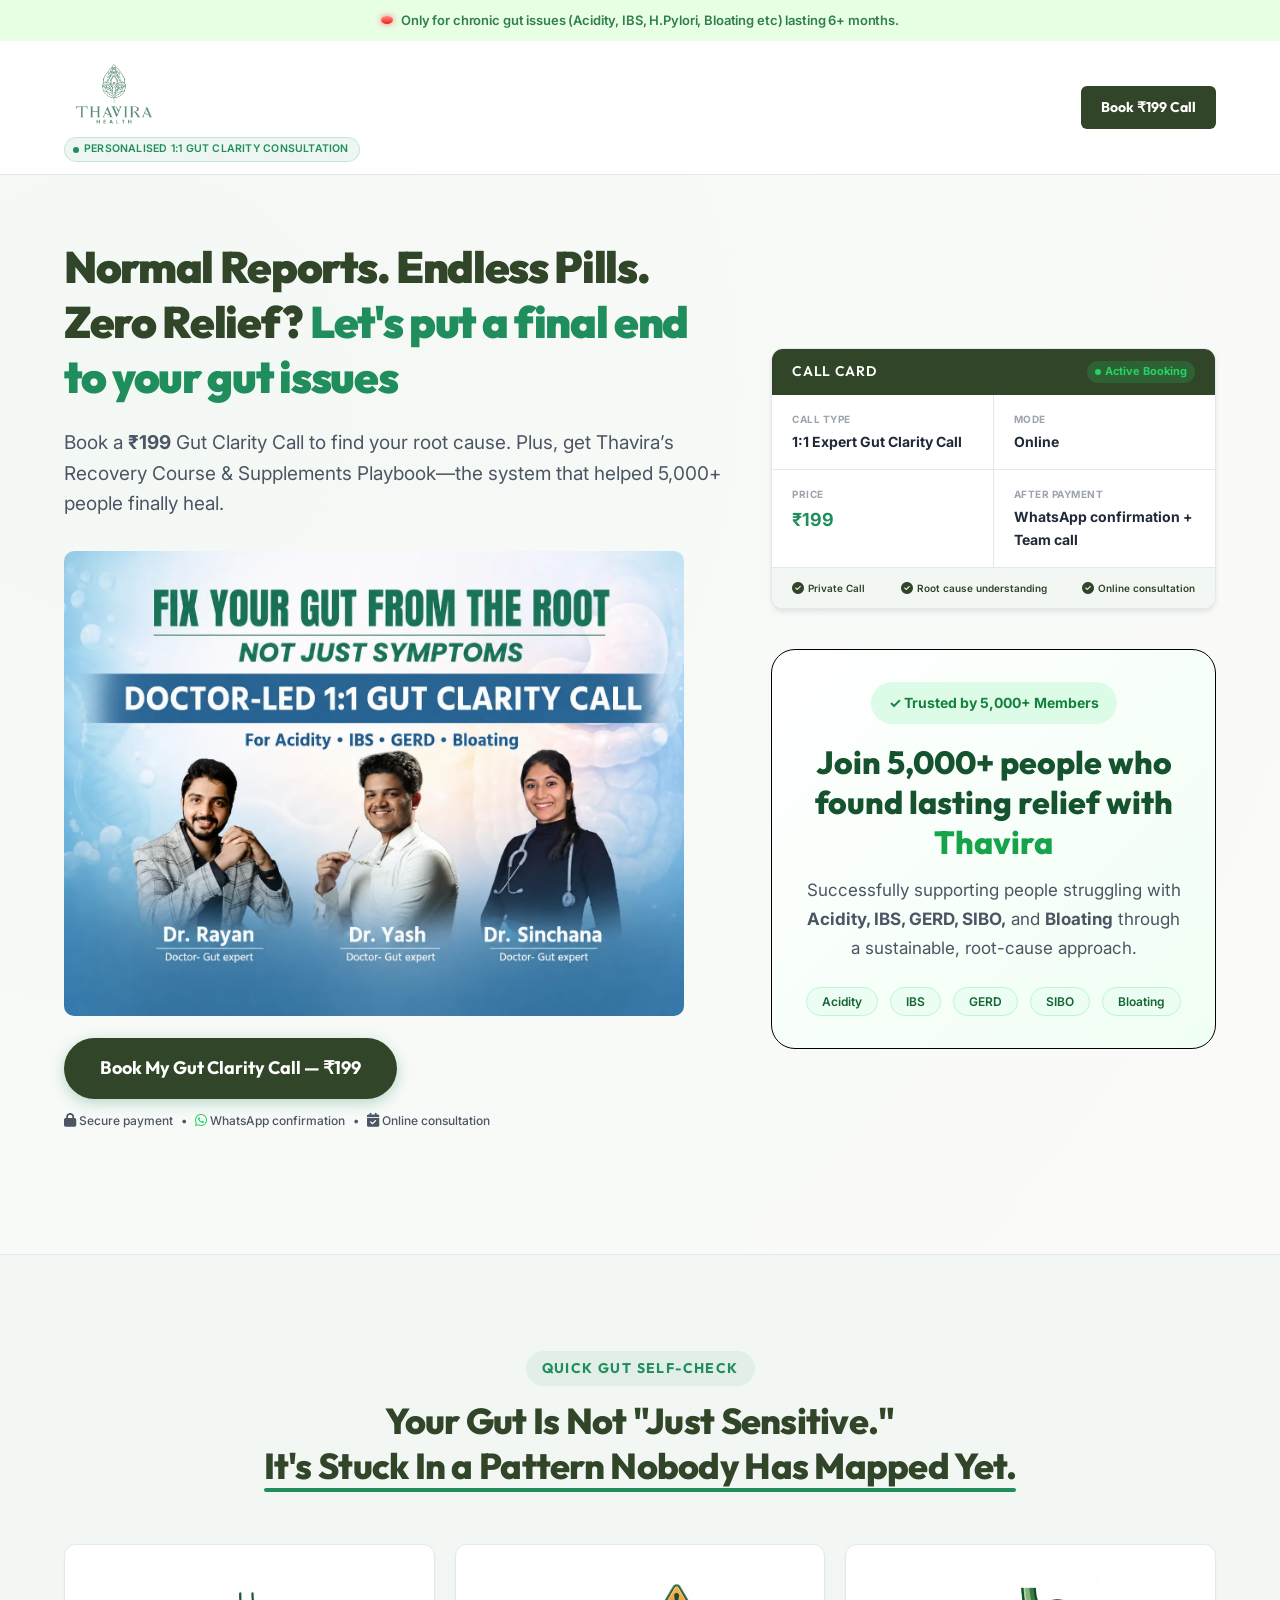
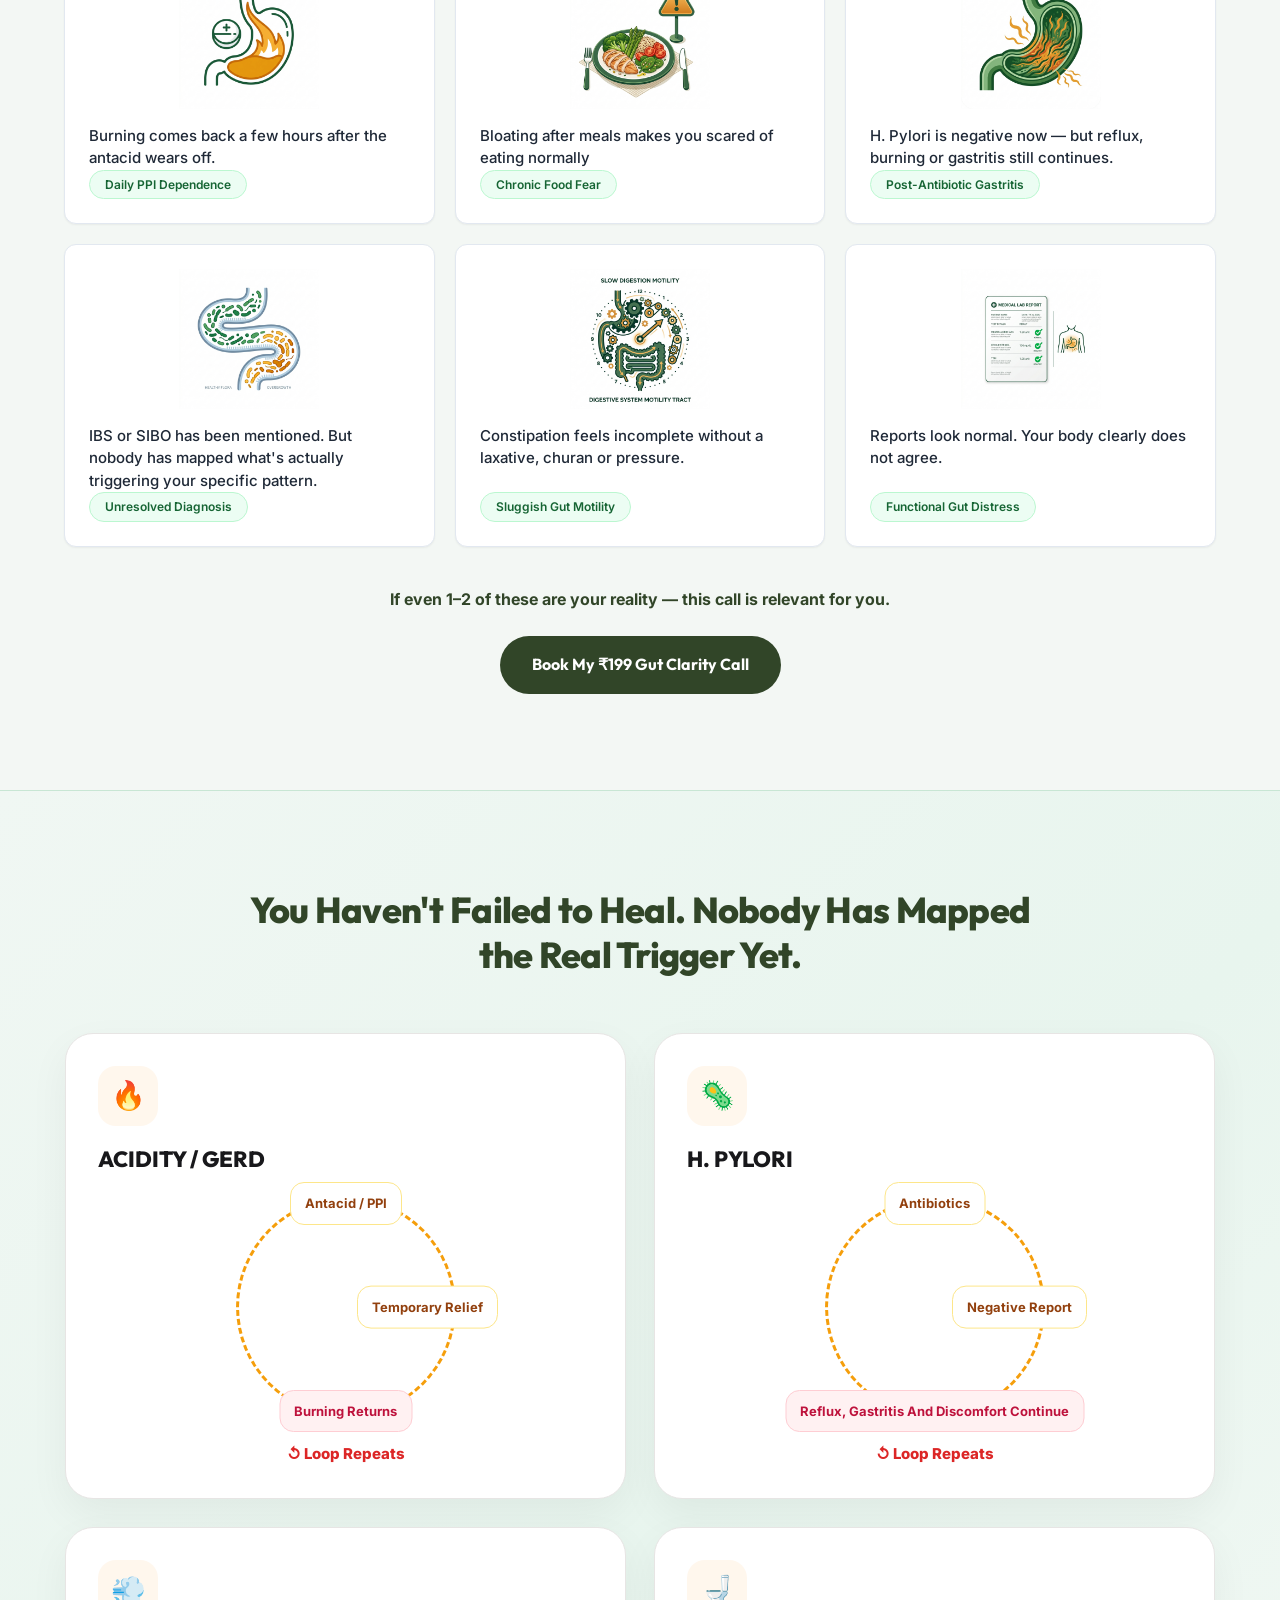
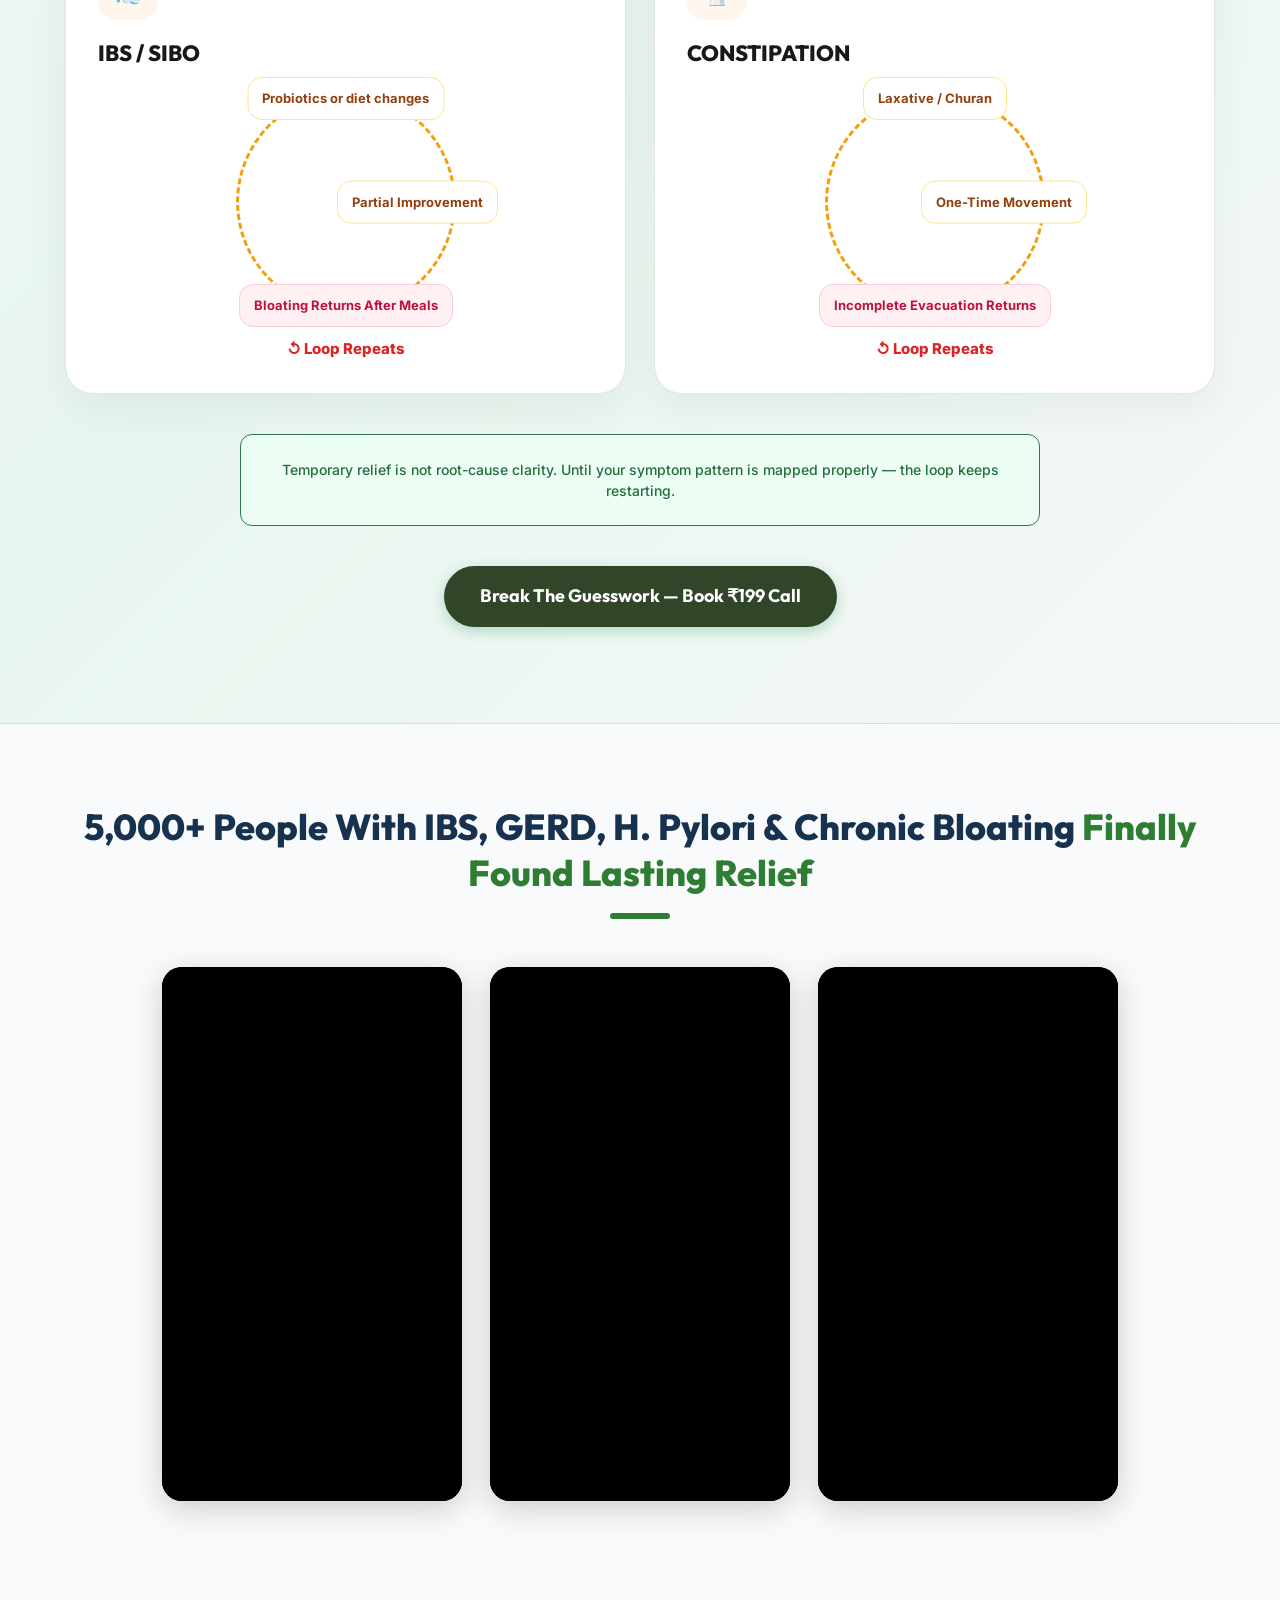
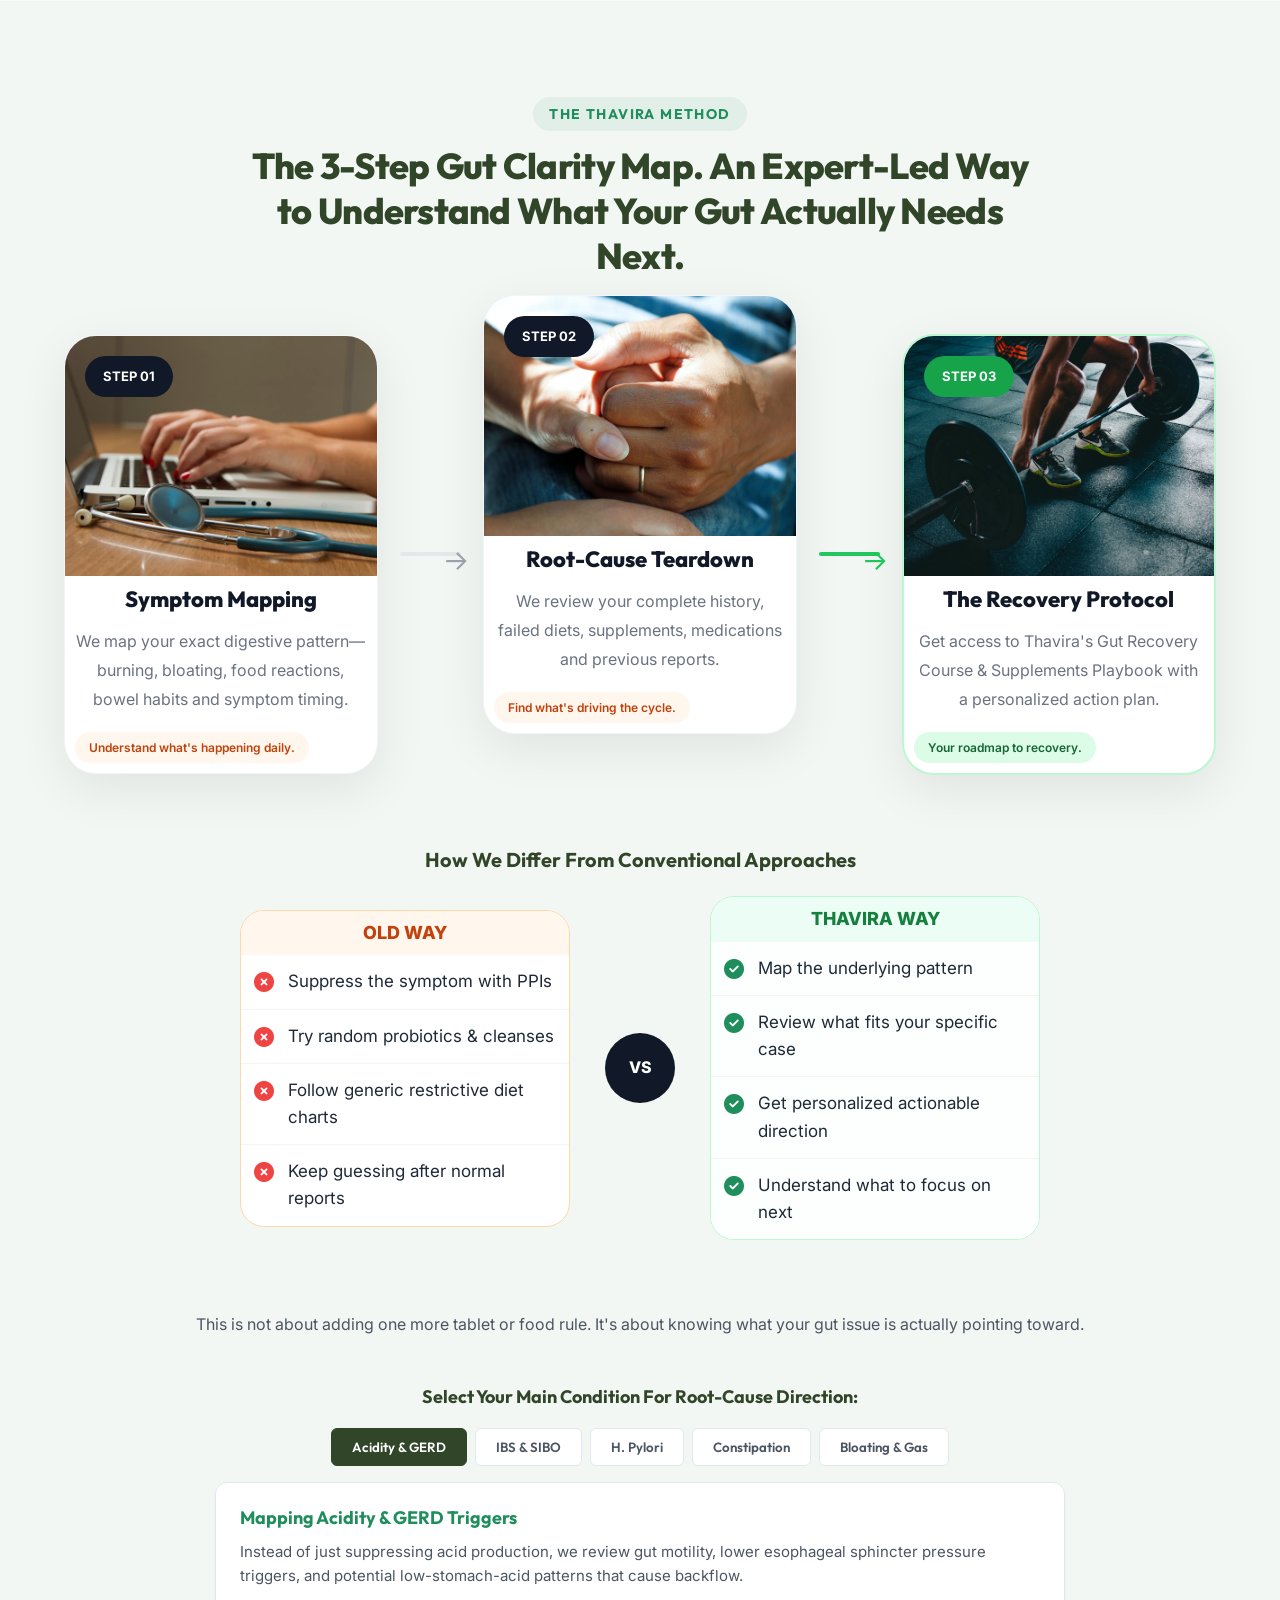
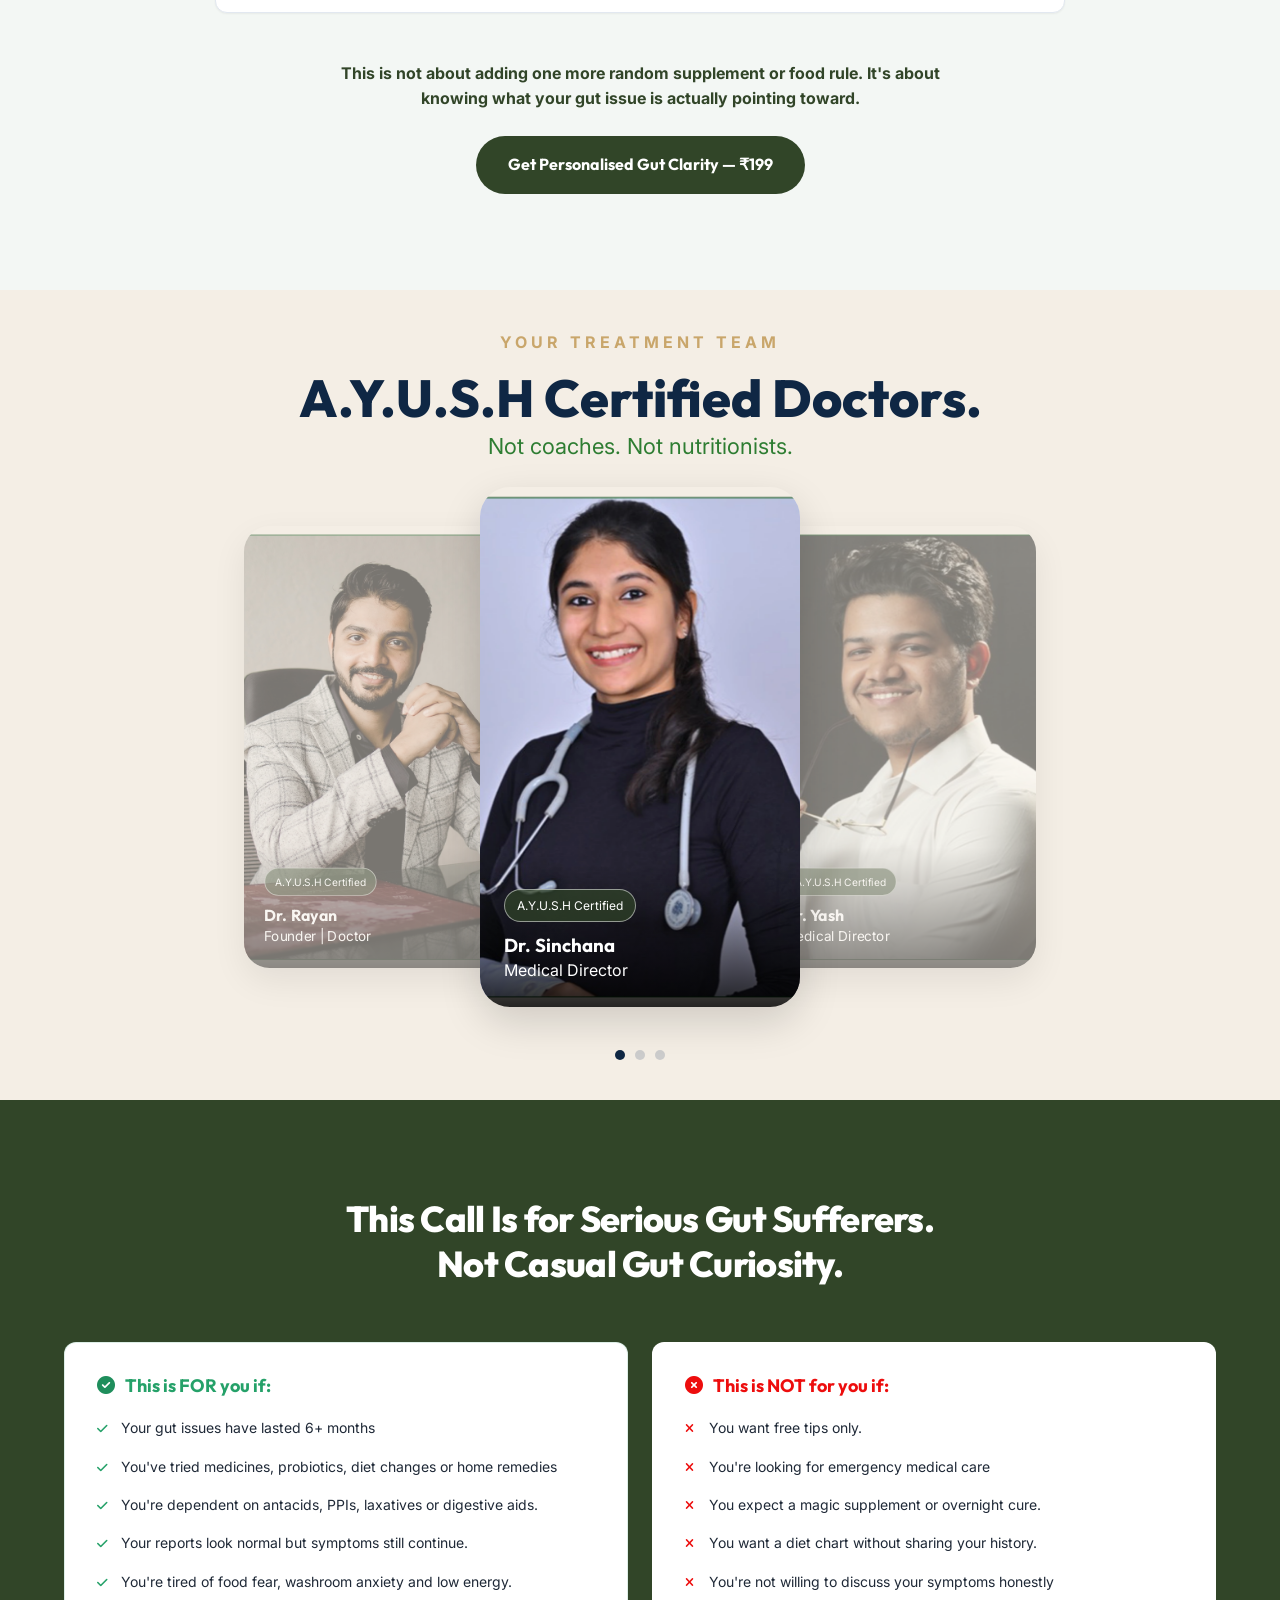
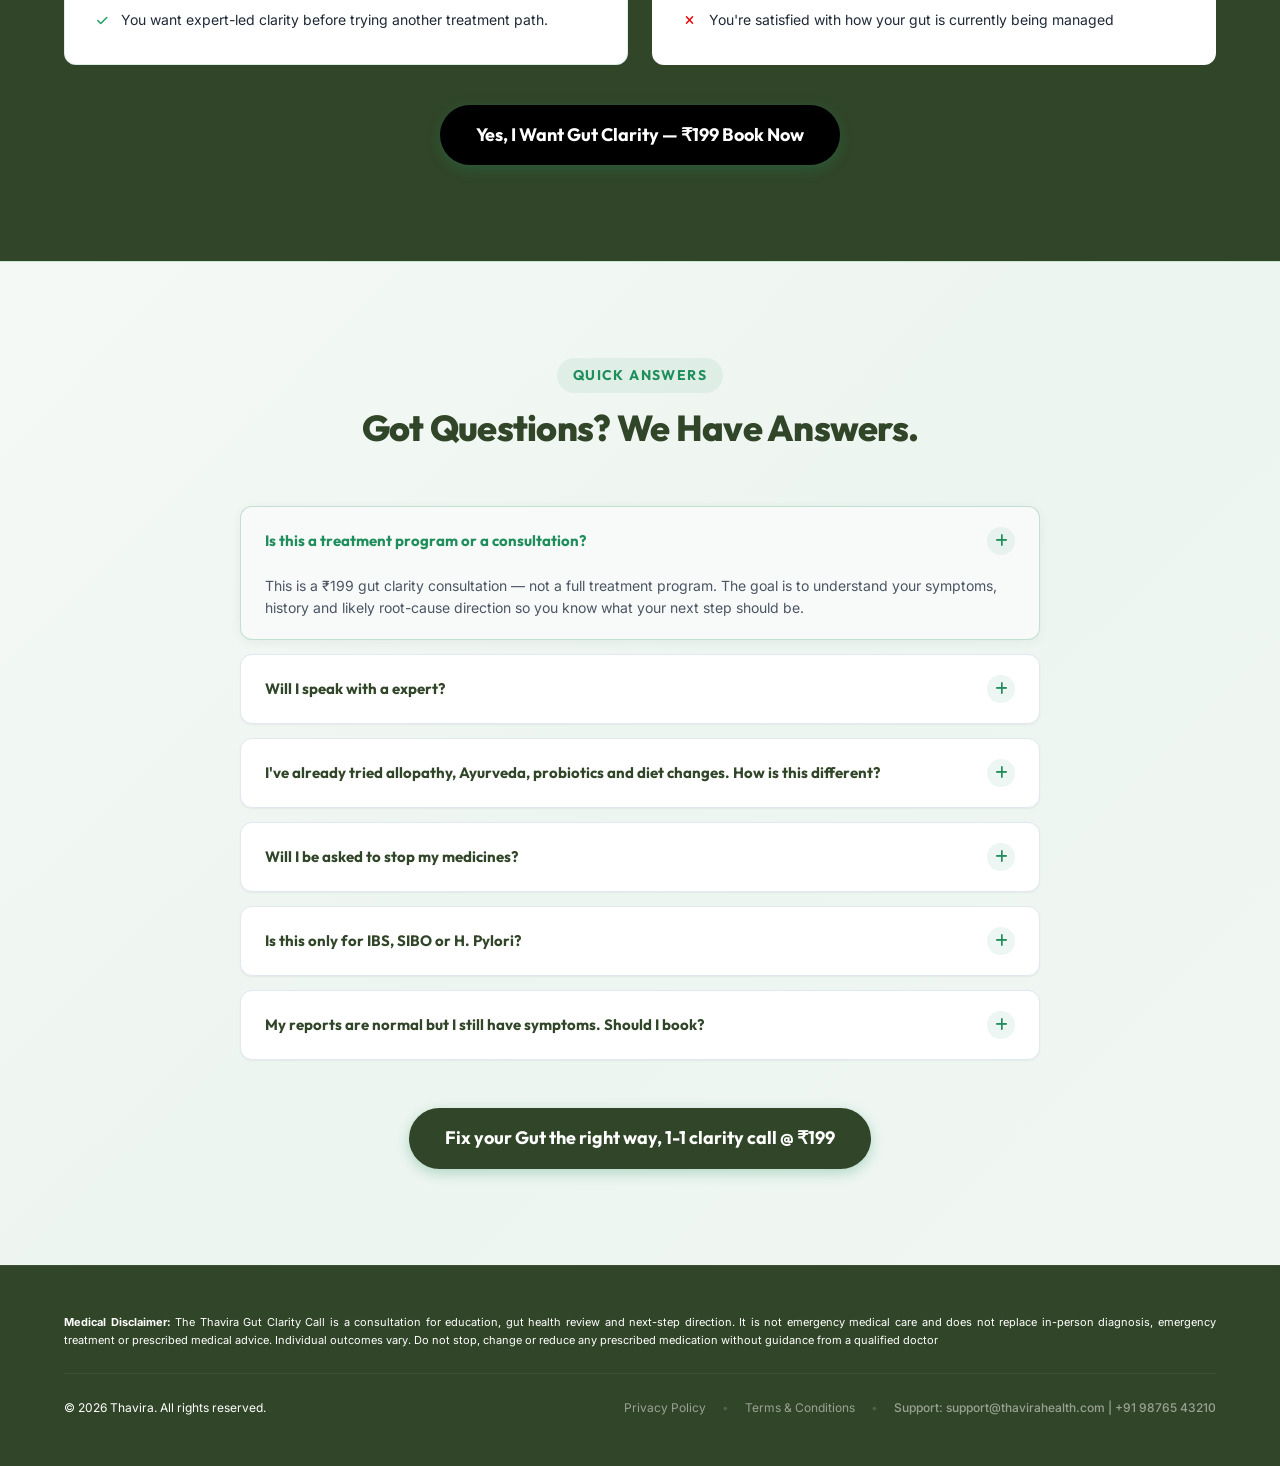
<file: index.html>
<!doctype html>
<html lang="en">

<head>
  <meta charset="UTF-8" />
  <meta name="viewport" content="width=device-width, initial-scale=1.0, maximum-scale=1.0, user-scalable=no" />
  <title>Thavira Gut Clarity Call - Doctor-Led 1:1 Consultation</title>
  <meta name="description"
    content="Stop guessing why your gut issues keep coming back. Book a private 1:1 Gut Clarity Call for ₹199 and get a personalized 45-day next-step plan from an AYUSH-certified doctor." />

  <!-- Preload LCP image — eliminates render-blocking image discovery delay -->
  <link rel="preload" href="images/Thavira_lp_banner.webp" as="image" fetchpriority="high" />

  <!-- Main stylesheet (critical — kept blocking for layout stability) -->
  <link rel="stylesheet" href="style.css" />

  <!-- Google Fonts — preconnect + non-blocking load (removes ~750 ms render block) -->
  <link rel="preconnect" href="https://fonts.googleapis.com" />
  <link rel="preconnect" href="https://fonts.gstatic.com" crossorigin />
  <link
    href="https://fonts.googleapis.com/css2?family=Inter:wght@300;400;500;600;700;800&family=Outfit:wght@400;500;600;700;800;900&display=swap"
    rel="stylesheet" media="print" onload="this.media='all'" />
  <noscript>
    <link
      href="https://fonts.googleapis.com/css2?family=Inter:wght@300;400;500;600;700;800&family=Outfit:wght@400;500;600;700;800;900&display=swap"
      rel="stylesheet" />
  </noscript>

  <!-- FontAwesome Icons — non-blocking (removes ~1,500 ms render block + 18 KB unused CSS) -->
  <link rel="stylesheet" href="https://cdnjs.cloudflare.com/ajax/libs/font-awesome/6.4.0/css/all.min.css" />

  <!-- Meta Pixel Code START -->
  <script>
    !(function (f, b, e, v, n, t, s) {
      if (f.fbq) return;
      n = f.fbq = function () {
        n.callMethod
          ? n.callMethod.apply(n, arguments)
          : n.queue.push(arguments);
      };
      if (!f._fbq) f._fbq = n;
      n.push = n;
      n.loaded = !0;
      n.version = "2.0";
      n.queue = [];
      t = b.createElement(e);
      t.async = !0;
      t.src = v;
      s = b.getElementsByTagName(e)[0];
      s.parentNode.insertBefore(t, s);
    })(
      window,
      document,
      "script",
      "https://connect.facebook.net/en_US/fbevents.js",
    );
    fbq("init", "1778365819525372");
    fbq("track", "PageView");
  </script>
  <!-- Meta Pixel Code END -->
</head>

<body>
  <noscript><img height="1" width="1" style="display: none"
      src="https://www.facebook.com/tr?id=1778365819525372&ev=PageView&noscript=1" /></noscript>

  <!-- SECTION 00 — Qualifier Bar -->
  <div class="qualifier-bar">
    <div class="container qualifier-container">
      <div class="live-dot"></div>
      <p class="qualifier-text">
        Only for chronic gut issues (Acidity, IBS, H.Pylori, Bloating etc)
        lasting 6+ months.
      </p>
    </div>
  </div>

  <!-- SECTION 01 — Navigation -->
  <nav class="main-nav" aria-label="Main navigation">
    <div class="container nav-container">
      <div class="logo-area">
        <div class="logo-flex">
          <img src="images/8.png" alt="Thavira" width="100" height="50" loading="eager" />
        </div>
        <span class="nav-micro-label">Personalised 1:1 Gut Clarity Consultation</span>
      </div>
      <div class="nav-actions">
        <a href="https://pages.razorpay.com/pl_RiN0Tzzm9UNtOF/view" class="btn btn-nav smooth-scroll">Book ₹199 Call</a>
      </div>
    </div>
  </nav>

  <!-- SECTION 02 — Hero / Above The Fold -->
  <header class="hero-section">
    <div class="container hero-container">
      <div class="hero-content">
        <h1 class="hero-headline">
          Normal Reports. Endless Pills. Zero Relief?<span class="highlight">
            Let's put a final end to your gut issues
          </span>
        </h1>

        <p class="hero-subheadline">
          Book a <strong>₹199</strong> Gut Clarity Call to find your root
          cause. Plus, get Thavira’s Recovery Course & Supplements
          Playbook—the system that helped 5,000+ people finally heal.
        </p>

        <img style="border-radius: 10px; margin-bottom: 22px" src="images/Thavira_lp_banner.webp"
          alt="Thavira Gut Clarity Call – doctor-led 1:1 consultation for chronic gut issues" width="620" height="414"
          fetchpriority="high" loading="eager" />

        <div class="hero-cta-wrapper">
          <a href="https://pages.razorpay.com/pl_RiN0Tzzm9UNtOF/view"
            class="btn btn-primary btn-hero pulse-glow smooth-scroll">
            Book My Gut Clarity Call — ₹199
          </a>
          <div class="cta-microcopy">
            <span><i class="fa-solid fa-lock" aria-hidden="true"></i> Secure payment</span>
            <span>•</span>
            <span><i class="fa-brands fa-whatsapp text-whatsapp" aria-hidden="true"></i> WhatsApp
              confirmation</span>
            <span>•</span>
            <span><i class="fa-solid fa-calendar-check" aria-hidden="true"></i> Online
              consultation</span>
          </div>
        </div>
      </div>

      <div class="hero-visual">
        <!-- Mini Call Card (Event style) -->
        <div class="call-card">
          <div class="call-card-header">
            <h3>CALL CARD</h3>
            <span class="status-indicator">Active Booking</span>
          </div>
          <div class="call-card-grid">
            <div class="grid-box">
              <span class="box-label">CALL TYPE</span>
              <span class="box-value">1:1 Expert Gut Clarity Call</span>
            </div>
            <div class="grid-box">
              <span class="box-label">MODE</span>
              <span class="box-value">Online</span>
            </div>
            <div class="grid-box text-primary-color">
              <span class="box-label">PRICE</span>
              <span class="box-value">₹199</span>
            </div>
            <div class="grid-box">
              <span class="box-label">AFTER PAYMENT</span>
              <span class="box-value">WhatsApp confirmation + Team call</span>
            </div>
          </div>
          <div class="call-card-footer">
            <span><i class="fa-solid fa-circle-check" aria-hidden="true"></i>
              <small>Private Call</small></span>
            <span><i class="fa-solid fa-circle-check" aria-hidden="true"></i>
              <small>Root cause understanding</small></span>
            <span><i class="fa-solid fa-circle-check" aria-hidden="true"></i>
              <small>Online consultation</small></span>
          </div>
        </div>

        <!-- Trust Section - Green Theme -->
        <section class="trust-section" aria-label="Trust indicators">
          <div class="trust-card">
            <div class="trust-badge">✓ Trusted by 5,000+ Members</div>

            <h3 class="trust-title">
              Join 5,000+ people who found lasting relief with
              <span>Thavira</span>
            </h3>

            <p class="trust-text">
              Successfully supporting people struggling with
              <strong>Acidity, IBS, GERD, SIBO,</strong> and
              <strong>Bloating</strong> through a sustainable, root-cause
              approach.
            </p>

            <div class="trust-tags">
              <span>Acidity</span>
              <span>IBS</span>
              <span>GERD</span>
              <span>SIBO</span>
              <span>Bloating</span>
            </div>
          </div>
        </section>

        <style>
          .trust-section {
            padding-top: 40px;
            display: flex;
            justify-content: center;
          }

          .trust-card {
            max-width: 850px;
            width: 100%;
            background: linear-gradient(135deg, #ffffff, #f0fff4);
            border: 1px solid #000000;
            border-radius: 24px;
            padding: 32px;
            text-align: center;
          }

          .trust-badge {
            display: inline-flex;
            align-items: center;
            gap: 8px;
            background: #dcfce7;
            color: #15803d;
            font-weight: 700;
            font-size: 14px;
            padding: 10px 18px;
            border-radius: 999px;
            margin-bottom: 18px;
          }

          .trust-title {
            font-size: 32px;
            line-height: 1.25;
            font-weight: 800;
            color: #14532d;
            margin: 0 0 14px;
          }

          .trust-title span {
            color: #16a34a;
          }

          .trust-text {
            font-size: 17px;
            color: #4b5563;
            max-width: 650px;
            margin: 0 auto 24px;
            line-height: 1.7;
          }

          .trust-tags {
            display: flex;
            flex-wrap: wrap;
            justify-content: center;
            gap: 12px;
          }

          .trust-tags span {
            background: #ecfdf3;
            color: #166534;
            border: 1px solid #bbf7d0;
            padding: 4px 15px;
            border-radius: 999px;
            font-size: 12px;
            font-weight: 600;
          }

          @media (max-width: 768px) {
            .trust-card {
              padding: 25px 15px;
            }

            .trust-title {
              font-size: 18px;
            }

            .trust-text {
              font-size: 13px;
            }
          }
        </style>
      </div>
    </div>
  </header>

  <!-- SECTION 03 — Is This You? Symptom Recognition Grid -->
  <section class="symptoms-section section-padding bg-light">
    <div class="container">
      <div class="section-header text-center">
        <span class="section-label">Quick Gut Self-Check</span>
        <h2 class="section-title">
          Your Gut Is Not "Just Sensitive."
          <span class="text-underline">It's Stuck In a Pattern Nobody Has Mapped Yet.
          </span>
        </h2>
      </div>

      <div class="symptom-grid">
        <!-- Card 1 -->
        <div class="symptom-card">
          <div class="symptom-image-container">
            <img src="images/symptom_ppi.webp" alt="Daily PPI Dependence – burning returns hours after antacid wears off"
              class="symptom-image" loading="lazy" />
          </div>

          <p class="symptom-desc">
            Burning comes back a few hours after the antacid wears off.
          </p>
          <span class="symptom-impact">Daily PPI Dependence</span>
        </div>
        <!-- Card 2 -->
        <div class="symptom-card">
          <div class="symptom-image-container">
            <img src="images/symptom_food_fear.webp"
              alt="Chronic Food Fear – bloating after meals makes eating feel dangerous" class="symptom-image"
              loading="lazy" />
          </div>
          <p class="symptom-desc">
            Bloating after meals makes you scared of eating normally
          </p>
          <span class="symptom-impact">Chronic Food Fear</span>
        </div>
        <!-- Card 3 -->
        <div class="symptom-card">
          <div class="symptom-image-container">
            <img src="images/symptom_gastritis.webp"
              alt="Post-Antibiotic Gastritis – H. Pylori negative but reflux and burning persist" class="symptom-image"
              loading="lazy" />
          </div>
          <p class="symptom-desc">
            H. Pylori is negative now — but reflux, burning or gastritis still
            continues.
          </p>
          <span class="symptom-impact">Post-Antibiotic Gastritis</span>
        </div>
        <!-- Card 4 -->
        <div class="symptom-card">
          <div class="symptom-image-container">
            <img src="images/symptom_ibs_sibo.webp"
              alt="Unresolved IBS or SIBO diagnosis with no identified trigger pattern" class="symptom-image"
              loading="lazy" />
          </div>
          <p class="symptom-desc">
            IBS or SIBO has been mentioned. But nobody has mapped what's
            actually triggering your specific pattern.
          </p>
          <span class="symptom-impact">Unresolved Diagnosis</span>
        </div>
        <!-- Card 5 -->
        <div class="symptom-card">
          <div class="symptom-image-container">
            <img src="images/symptom_motility.webp"
              alt="Sluggish Gut Motility – constipation requiring laxatives or churan" class="symptom-image"
              loading="lazy" />
          </div>
          <p class="symptom-desc">
            Constipation feels incomplete without a laxative, churan or
            pressure.
          </p>
          <span class="symptom-impact">Sluggish Gut Motility</span>
        </div>
        <!-- Card 6 -->
        <div class="symptom-card">
          <div class="symptom-image-container">
            <img src="images/symptom_normal_reports.webp"
              alt="Functional Gut Distress – reports look normal but symptoms persist" class="symptom-image"
              loading="lazy" />
          </div>
          <p class="symptom-desc">
            Reports look normal. Your body clearly does not agree.
          </p>
          <span class="symptom-impact">Functional Gut Distress</span>
        </div>
      </div>

      <div class="symptom-footer text-center">
        <p class="commitment-text">
          If even 1–2 of these are your reality — this call is relevant for
          you.
        </p>
        <a href="https://pages.razorpay.com/pl_RiN0Tzzm9UNtOF/view" class="btn btn-secondary smooth-scroll">Book My ₹199
          Gut Clarity Call</a>
      </div>
    </div>
  </section>

  <!-- SECTION 04 — The Recurring Relief Loop -->
  <section class="loop-section section-padding">
    <div class="container">
      <div class="section-header text-center">
        <h2 class="section-title">
          You Haven't Failed to Heal. Nobody Has Mapped the Real Trigger Yet.
        </h2>
      </div>

      <section class="symptom-loops">
        <div class="loops-grid">
          <div class="loop-card">
            <div class="loop-icon">🔥</div>
            <h3>ACIDITY / GERD</h3>
            <div class="cycle">
              <span>Antacid / PPI</span>
              <span>Temporary Relief</span>
              <span>Burning Returns</span>
            </div>

            <div class="restart">↺ Loop Repeats</div>
          </div>

          <div class="loop-card">
            <div class="loop-icon">🦠</div>
            <h3>H. PYLORI</h3>
            <div class="cycle">
              <span>Antibiotics</span>
              <span>Negative Report</span>
              <span>Reflux, Gastritis And Discomfort Continue</span>
            </div>

            <div class="restart">↺ Loop Repeats</div>
          </div>

          <div class="loop-card">
            <div class="loop-icon">💨</div>

            <h3>IBS / SIBO</h3>

            <div class="cycle">
              <span>Probiotics or diet changes</span>
              <span>Partial Improvement</span>
              <span>Bloating Returns After Meals</span>
            </div>

            <div class="restart">↺ Loop Repeats</div>
          </div>

          <div class="loop-card">
            <div class="loop-icon">🚽</div>

            <h3>CONSTIPATION</h3>

            <div class="cycle">
              <span>Laxative / Churan</span>
              <span>One-Time Movement</span>
              <span>Incomplete Evacuation Returns</span>
            </div>

            <div class="restart">↺ Loop Repeats</div>
          </div>
        </div>
      </section>

      <div class="reframe-box">
        <div class="reframe-content">
          <p>
            Temporary relief is not root-cause clarity. Until your symptom
            pattern is mapped properly — the loop keeps restarting.
          </p>
        </div>
      </div>

      <div class="loop-footer text-center">
        <a href="https://pages.razorpay.com/pl_RiN0Tzzm9UNtOF/view"
          class="btn btn-primary pulse-glow smooth-scroll">Break The Guesswork — Book ₹199 Call</a>
      </div>
    </div>
  </section>

  <section class="section-testimonials">
    <div class="container">
      <div class="heading">
        <h2>
          5,000+ People With IBS, GERD, H. Pylori & Chronic Bloating
          <span>Finally Found Lasting Relief</span>
        </h2>
        <div class="divider"></div>
      </div>

      <div class="testimonial-slider">
        <!-- Video Card 1 — Vimeo facade: iframe injected only on click (~1,200 ms JS saved) -->
        <div class="video-card">
          <div class="vimeo-wrapper">
            <iframe src="https://player.vimeo.com/video/1168852755?share=copy&fl=sv&fe=ci" frameborder="0"
              allow="autoplay; fullscreen; picture-in-picture" allowfullscreen title="Testimonial 1">
            </iframe>
          </div>
        </div>

        <!-- Video Card 2 -->
        <div class="video-card">
          <div class="vimeo-wrapper">
            <iframe src="https://player.vimeo.com/video/1168854811?title=0&byline=0&portrait=0&dnt=1" frameborder="0"
              allow="autoplay; fullscreen; picture-in-picture" allowfullscreen title="Testimonial 2">
            </iframe>
          </div>
        </div>

        <!-- Video Card 3 -->
        <div class="video-card">
          <div class="vimeo-wrapper">
            <iframe src="https://player.vimeo.com/video/1168853942?title=0&byline=0&portrait=0&dnt=1" frameborder="0"
              allow="autoplay; fullscreen; picture-in-picture" allowfullscreen title="Testimonial 3">
            </iframe>
          </div>
        </div>
      </div>
    </div>
  </section>

  <!-- SECTION 05 — The Thavira Root-Cause Clarity Method -->
  <section class="method-section section-padding bg-light">
    <div class="container">
      <div class="section-header text-center">
        <span class="section-label">The Thavira Method</span>
        <h2 class="section-title">
          The 3-Step Gut Clarity Map. An Expert-Led Way to Understand What
          Your Gut Actually Needs Next.
        </h2>
      </div>

      <div class="journey-section">
        <div class="journey-path">
          <!-- STEP 1 -->
          <div class="journey-card">
            <div class="image-wrap">
              <img src="images/method-1.jfif"
                alt="Step 1: Symptom mapping – charting your digestive patterns with a Thavira doctor" loading="lazy" />
              <div class="step-pill">STEP 01</div>
            </div>

            <div class="content">
              <h3>Symptom Mapping</h3>

              <p>
                We map your exact digestive pattern— burning, bloating, food
                reactions, bowel habits and symptom timing.
              </p>

              <div class="highlight">Understand what's happening daily.</div>
            </div>
          </div>

          <div class="connector"></div>

          <!-- STEP 2 -->
          <div class="journey-card elevated">
            <div class="image-wrap">
              <img src="images/method-2.jfif"
                alt="Step 2: Root-cause teardown – reviewing patient history, reports and failed treatments"
                loading="lazy" />
              <div class="step-pill">STEP 02</div>
            </div>

            <div class="content">
              <h3>Root-Cause Teardown</h3>

              <p>
                We review your complete history, failed diets, supplements,
                medications and previous reports.
              </p>

              <div class="highlight">Find what's driving the cycle.</div>
            </div>
          </div>

          <div class="connector active"></div>

          <!-- STEP 3 -->
          <div class="journey-card success">
            <div class="image-wrap">
              <img src="images/method-3.jfif"
                alt="Step 3: Recovery protocol – personalized gut recovery course and supplements playbook"
                loading="lazy" />
              <div class="step-pill green">STEP 03</div>
            </div>

            <div class="content">
              <h3>The Recovery Protocol</h3>

              <p>
                Get access to Thavira's Gut Recovery Course & Supplements
                Playbook with a personalized action plan.
              </p>

              <div class="highlight success-tag">
                Your roadmap to recovery.
              </div>
            </div>
          </div>
        </div>
      </div>

      <!-- Old Way vs Thavira Way Comparison -->
      <div class="comparison-wrapper">
        <h3 class="comparison-heading text-center">
          How We Differ From Conventional Approaches
        </h3>

        <div class="comparison-split">
          <!-- OLD WAY -->
          <div class="comparison-side old-side">
            <div class="side-title old-title">OLD WAY</div>

            <div class="compare-item">
              <i class="fa-solid fa-circle-xmark text-danger" aria-hidden="true"></i>
              <span>Suppress the symptom with PPIs</span>
            </div>

            <div class="compare-item">
              <i class="fa-solid fa-circle-xmark text-danger" aria-hidden="true"></i>
              <span>Try random probiotics &amp; cleanses</span>
            </div>

            <div class="compare-item">
              <i class="fa-solid fa-circle-xmark text-danger" aria-hidden="true"></i>
              <span>Follow generic restrictive diet charts</span>
            </div>

            <div class="compare-item">
              <i class="fa-solid fa-circle-xmark text-danger" aria-hidden="true"></i>
              <span>Keep guessing after normal reports</span>
            </div>
          </div>

          <div class="vs-badge" aria-hidden="true">VS</div>

          <!-- THAVIRA WAY -->
          <div class="comparison-side new-side">
            <div class="side-title new-title">THAVIRA WAY</div>

            <div class="compare-item success">
              <i class="fa-solid fa-circle-check text-success" aria-hidden="true"></i>
              <span>Map the underlying pattern</span>
            </div>

            <div class="compare-item success">
              <i class="fa-solid fa-circle-check text-success" aria-hidden="true"></i>
              <span>Review what fits your specific case</span>
            </div>

            <div class="compare-item success">
              <i class="fa-solid fa-circle-check text-success" aria-hidden="true"></i>
              <span>Get personalized actionable direction</span>
            </div>

            <div class="compare-item success">
              <i class="fa-solid fa-circle-check text-success" aria-hidden="true"></i>
              <span>Understand what to focus on next</span>
            </div>
          </div>
        </div>
      </div>

      <p style="text-align: center">
        This is not about adding one more tablet or food rule. It's about
        knowing what your gut issue is actually pointing toward.
      </p>

      <!-- Dynamic Condition Tabs -->
      <div class="condition-tabs-wrapper">
        <h3 class="tabs-heading text-center">
          Select Your Main Condition For Root-Cause Direction:
        </h3>
        <div class="tabs-navigation" role="tablist" aria-label="Gut condition selector">
          <button class="tab-btn active" data-target="tab-acidity" role="tab" aria-selected="true"
            aria-controls="tab-acidity">
            Acidity &amp; GERD
          </button>
          <button class="tab-btn" data-target="tab-ibs" role="tab" aria-selected="false" aria-controls="tab-ibs">IBS
            &amp; SIBO</button>
          <button class="tab-btn" data-target="tab-pylori" role="tab" aria-selected="false"
            aria-controls="tab-pylori">H. Pylori</button>
          <button class="tab-btn" data-target="tab-constipation" role="tab" aria-selected="false"
            aria-controls="tab-constipation">
            Constipation
          </button>
          <button class="tab-btn" data-target="tab-bloating" role="tab" aria-selected="false"
            aria-controls="tab-bloating">
            Bloating &amp; Gas
          </button>
        </div>
        <div class="tabs-content-container">
          <div id="tab-acidity" class="tab-content active" role="tabpanel" aria-labelledby="tab-acidity">
            <h4>Mapping Acidity &amp; GERD Triggers</h4>
            <p>
              Instead of just suppressing acid production, we review gut
              motility, lower esophageal sphincter pressure triggers, and
              potential low-stomach-acid patterns that cause backflow.
            </p>
          </div>
          <div id="tab-ibs" class="tab-content" role="tabpanel" aria-labelledby="tab-ibs">
            <h4>Unravelling IBS &amp; SIBO Patterns</h4>
            <p>
              We analyze visceral hypersensitivity, motility loops, and
              bacterial overgrowth indicators to help direct you toward diet
              phases that starve bad bacteria without nutritional depletion.
            </p>
          </div>
          <div id="tab-pylori" class="tab-content" role="tabpanel" aria-labelledby="tab-pylori">
            <h4>Solving H. Pylori Relapses</h4>
            <p>
              If antibiotic therapies left your gut burning, we focus on
              mucosal barrier defense support, restoring healthy acidity
              thresholds, and addressing remaining gut inflammation.
            </p>
          </div>
          <div id="tab-constipation" class="tab-content" role="tabpanel" aria-labelledby="tab-constipation">
            <h4>Reactivating Natural Gut Motility</h4>
            <p>
              We analyze bile flow patterns, pelvic floor function indicators,
              and enteric nervous system triggers to stop your dependency on
              harsh OTC laxatives or herbal churans.
            </p>
          </div>
          <div id="tab-bloating" class="tab-content" role="tabpanel" aria-labelledby="tab-bloating">
            <h4>Decompressing Bloating &amp; Gas</h4>
            <p>
              We map enzyme deficiencies, gut fermentation levels, and food
              transit patterns to isolate which food categories are fermenting
              prematurely in your small intestine.
            </p>
          </div>
        </div>
      </div>

      <div class="bridge-line text-center">
        <p>
          This is not about adding one more random supplement or food rule.
          It's about knowing what your gut issue is actually pointing toward.
        </p>
        <a href="https://pages.razorpay.com/pl_RiN0Tzzm9UNtOF/view" class="btn btn-secondary smooth-scroll">Get
          Personalised Gut Clarity — ₹199</a>
      </div>
    </div>
  </section>

  <section class="team-section">
    <div class="container">
      <div class="heading">
        <p class="eyebrow">YOUR TREATMENT TEAM</p>

        <h2>A.Y.U.S.H Certified Doctors.</h2>

        <p class="subheading">
          <span>Not coaches. Not nutritionists.</span>
        </p>
      </div>

      <div class="team-carousel-container">
        <div class="team-carousel">
          <div class="team-card">
            <img src="images/sinchana.webp"
              alt="Dr. Sinchana – Medical Director at Thavira Health" loading="lazy" />
            <div class="card-overlay">
              <div class="pill">A.Y.U.S.H Certified</div>
              <h3>Dr. Sinchana</h3>
              <p>Medical Director</p>
            </div>
          </div>

          <div class="team-card">
            <img src="images/yash.webp"
              alt="Dr. Yash – Medical Director at Thavira Health" loading="lazy" />
            <div class="card-overlay">
              <div class="pill">A.Y.U.S.H Certified</div>
              <h3>Dr. Yash</h3>
              <p>Medical Director</p>
            </div>
          </div>

          <div class="team-card">
            <img src="images/rayan.webp"
              alt="Dr. Rayan – Founder and Doctor at Thavira Health" loading="lazy" />
            <div class="card-overlay">
              <div class="pill">A.Y.U.S.H Certified</div>
              <h3>Dr. Rayan</h3>
              <p>Founder | Doctor</p>
            </div>
          </div>
        </div>
      </div>

      <div class="pagination">
        <span class="dot active"></span>
        <span class="dot"></span>
        <span class="dot"></span>
      </div>
    </div>
  </section>

  <!-- SECTION 08 — Who This Call Is For / Not For -->
  <section class="qualification-section section-padding">
    <div class="container">
      <div class="section-header text-center">
        <h2 class="section-title text-white">
          This Call Is for Serious Gut Sufferers. <br />Not Casual Gut
          Curiosity.
        </h2>
      </div>

      <div class="qualification-grid">
        <!-- For You -->
        <div class="qual-col for-you">
          <h3>
            <i class="fa-solid fa-circle-check text-success" aria-hidden="true"></i> This is FOR
            you if:
          </h3>
          <ul>
            <li>Your gut issues have lasted 6+ months</li>
            <li>
              You've tried medicines, probiotics, diet changes or home
              remedies
            </li>
            <li>
              You're dependent on antacids, PPIs, laxatives or digestive aids.
            </li>
            <li>Your reports look normal but symptoms still continue.</li>
            <li>
              You're tired of food fear, washroom anxiety and low energy.
            </li>
            <li>
              You want expert-led clarity before trying another treatment
              path.
            </li>
          </ul>
        </div>

        <!-- Not For You -->
        <div class="qual-col not-for-you">
          <h3>
            <i class="fa-solid fa-circle-xmark text-muted" aria-hidden="true"></i> This is NOT
            for you if:
          </h3>
          <ul>
            <li>You want free tips only.</li>
            <li>You're looking for emergency medical care</li>
            <li>You expect a magic supplement or overnight cure.</li>
            <li>You want a diet chart without sharing your history.</li>
            <li>You're not willing to discuss your symptoms honestly</li>
            <li>
              You're satisfied with how your gut is currently being managed
            </li>
          </ul>
        </div>
      </div>

      <div class="filter-line text-center text-white">
        <a style="background: black" href="https://pages.razorpay.com/pl_RiN0Tzzm9UNtOF/view"
          class="btn btn-primary animatedgradient smooth-scroll">Yes, I Want Gut Clarity — ₹199 Book Now</a>
      </div>
    </div>
  </section>

  <!-- SECTION 12 — FAQ / Objection Handling -->
  <section class="faq-section section-padding">
    <div class="container">
      <div class="section-header text-center">
        <span class="section-label">Quick Answers</span>
        <h2 class="section-title">Got Questions? We Have Answers.</h2>
      </div>

      <div class="faq-container">
        <!-- FAQ 1 (Open by default) -->
        <div class="faq-item active">
          <div class="faq-question" role="button" tabindex="0" aria-expanded="true">
            <span>Is this a treatment program or a consultation?</span>
            <span class="faq-toggle"><i class="fa-solid fa-plus" aria-hidden="true"></i></span>
          </div>
          <div class="faq-answer">
            <p>
              This is a ₹199 gut clarity consultation — not a full treatment
              program. The goal is to understand your symptoms, history and
              likely root-cause direction so you know what your next step
              should be.
            </p>
          </div>
        </div>
        <!-- FAQ 2 -->
        <div class="faq-item">
          <div class="faq-question" role="button" tabindex="0" aria-expanded="false">
            <span>Will I speak with a expert?</span>
            <span class="faq-toggle"><i class="fa-solid fa-plus" aria-hidden="true"></i></span>
          </div>
          <div class="faq-answer">
            <p>
              Yes. After payment, Thavira's team contacts you and confirms
              your slot. Your consultation is then scheduled with an expert
            </p>
          </div>
        </div>
        <!-- FAQ 3 -->
        <div class="faq-item">
          <div class="faq-question" role="button" tabindex="0" aria-expanded="false">
            <span>I've already tried allopathy, Ayurveda, probiotics and diet
              changes. How is this different?
            </span>
            <span class="faq-toggle"><i class="fa-solid fa-plus" aria-hidden="true"></i></span>
          </div>
          <div class="faq-answer">
            <p>
              Most approaches focus on relief first. This call focuses on
              clarity first — your symptom pattern, history, current medicines
              and what direction your gut issue may actually be pointing
              toward.
            </p>
          </div>
        </div>
        <!-- FAQ 4 -->
        <div class="faq-item">
          <div class="faq-question" role="button" tabindex="0" aria-expanded="false">
            <span>Will I be asked to stop my medicines? </span>
            <span class="faq-toggle"><i class="fa-solid fa-plus" aria-hidden="true"></i></span>
          </div>
          <div class="faq-answer">
            <p>
              No. Do not change any prescribed medication without expert
              guidance. If you are taking prescribed medicines, continue them
              unless your doctor advises otherwise.
            </p>
          </div>
        </div>
        <!-- FAQ 5 -->
        <div class="faq-item">
          <div class="faq-question" role="button" tabindex="0" aria-expanded="false">
            <span>Is this only for IBS, SIBO or H. Pylori? </span>
            <span class="faq-toggle"><i class="fa-solid fa-plus" aria-hidden="true"></i></span>
          </div>
          <div class="faq-answer">
            <p>
              No. The call covers all chronic gut issues — acidity, GERD,
              bloating, constipation, indigestion, H. Pylori history,
              IBS/SIBO-like symptoms and recurring stomach discomfort.
            </p>
          </div>
        </div>
        <!-- FAQ 6 -->
        <div class="faq-item">
          <div class="faq-question" role="button" tabindex="0" aria-expanded="false">
            <span>My reports are normal but I still have symptoms. Should I book?
            </span>
            <span class="faq-toggle"><i class="fa-solid fa-plus" aria-hidden="true"></i></span>
          </div>
          <div class="faq-answer">
            <p>
              Yes — this is one of the most common reasons people book.
              Reports can look normal while symptoms still affect your meals,
              energy, sleep and daily routine. The call helps connect your
              history with your current pattern.
            </p>
          </div>
        </div>
      </div>

      <div class="faq-footer text-center">
        <a href="https://pages.razorpay.com/pl_RiN0Tzzm9UNtOF/view" class="btn btn-primary pulse-glow smooth-scroll">Fix
          your Gut the right way, 1-1 clarity call @ ₹199</a>
      </div>
    </div>
  </section>

  <!-- SECTION 14 — Footer + Disclaimer -->
  <footer class="main-footer">
    <div class="container footer-container">
      <p class="medical-disclaimer">
        <strong>Medical Disclaimer:</strong> The Thavira Gut Clarity Call is a
        consultation for education, gut health review and next-step direction.
        It is not emergency medical care and does not replace in-person
        diagnosis, emergency treatment or prescribed medical advice.
        Individual outcomes vary. Do not stop, change or reduce any prescribed
        medication without guidance from a qualified doctor
      </p>
      <div class="footer-divider"></div>
      <div class="footer-bottom">
        <p class="copyright">&copy; 2026 Thavira. All rights reserved.</p>
        <div class="footer-links">
          <a href="https://thavirahealth.com/privacy_policy.html">Privacy Policy</a>
          <span class="link-sep">•</span>
          <a href="https://thavirahealth.com/terms_and_conditions.html">Terms &amp; Conditions</a>
          <span class="link-sep">•</span>
          <span class="support-text">Support: support@thavirahealth.com | +91 98765 43210</span>
        </div>
      </div>
    </div>
  </footer>

  <!-- STICKY MOBILE CTA BAR -->
  <div class="sticky-mobile-cta">
    <div class="consultation-bar">
      <div class="consultation-left">
        <div class="live-indicator">
          <span class="pulse-dot"></span>
          Limited Availability Today
        </div>

        <div class="consultation-title">Gut Clarity Call @199/</div>
      </div>

      <div class="consultation-right">
        <a href="https://pages.razorpay.com/pl_RiN0Tzzm9UNtOF/view" class="consultation-btn">
          Book Now
          <i class="fa-solid fa-arrow-right" aria-hidden="true"></i>
        </a>
      </div>
    </div>
  </div>

  <!-- TESTIMONIAL VIDEO MODAL OVERLAY -->
  <div class="modal-overlay" id="video-modal" role="dialog" aria-modal="true" aria-label="Video testimonial player">
    <div class="modal-content">
      <button class="modal-close" id="modal-close-btn" aria-label="Close video modal">&times;</button>
      <div class="modal-video-container">
        <!-- Mockup video player to simulate clinical video testimonial -->
        <div class="mock-player">
          <div class="mock-player-logo">
            <i class="fa-solid fa-shield-halved" aria-hidden="true"></i> THAVIRA CLINICAL CASE
          </div>
          <div class="mock-player-center">
            <span class="mock-player-pulse"><i class="fa-solid fa-volume-high" aria-hidden="true"></i></span>
            <h4>Amit Verma Case Study Recording</h4>
            <p>Simulating 1:1 consultation outcome call transcript...</p>
          </div>
          <div class="mock-player-subtitles">
            <p>
              "...antacids were just temporary. Once Thavira mapped the
              transit issue, my bloating vanished."
            </p>
          </div>
          <div class="mock-player-controls">
            <div class="control-left">
              <i class="fa-solid fa-pause" aria-hidden="true"></i>
              <span class="time-elapsed">01:42 / 04:30</span>
            </div>
            <div class="progress-bar-mock">
              <div class="progress-bar-fill"></div>
            </div>
            <div class="control-right">
              <i class="fa-solid fa-volume-high" aria-hidden="true"></i>
              <i class="fa-solid fa-expand" aria-hidden="true"></i>
            </div>
          </div>
        </div>
      </div>
    </div>
  </div>

  <!-- Interactive Logic scripts -->
  <script>
    document.addEventListener("DOMContentLoaded", function () {
      // 1. Smooth scroll to anchors (only intercept internal #hash links)
      const scrollButtons = document.querySelectorAll(".smooth-scroll");
      scrollButtons.forEach((button) => {
        button.addEventListener("click", function (e) {
          const targetId = this.getAttribute("href");
          // Only intercept internal anchor links (starting with #)
          if (targetId && targetId.startsWith("#")) {
            e.preventDefault();
            const targetElement = document.querySelector(targetId);
            if (targetElement) {
              targetElement.scrollIntoView({
                behavior: "smooth",
                block: "start",
              });
            }
          }
          // External URLs (like Razorpay) will navigate normally
        });
      });

      // 2. Tab switching logic for Section 05
      const tabButtons = document.querySelectorAll(".tab-btn");
      const tabContents = document.querySelectorAll(".tab-content");

      tabButtons.forEach((btn) => {
        btn.addEventListener("click", function () {
          const targetId = this.getAttribute("data-target");

          tabButtons.forEach((b) => {
            b.classList.remove("active");
            b.setAttribute("aria-selected", "false");
          });
          tabContents.forEach((c) => c.classList.remove("active"));

          this.classList.add("active");
          this.setAttribute("aria-selected", "true");
          const activeContent = document.getElementById(targetId);
          if (activeContent) {
            activeContent.classList.add("active");
          }
        });
      });

      // 3. FAQ Accordion toggle (with ARIA support)
      const faqItems = document.querySelectorAll(".faq-item");
      faqItems.forEach((item) => {
        const question = item.querySelector(".faq-question");
        question.addEventListener("click", function () {
          const isActive = item.classList.contains("active");

          // Close all
          faqItems.forEach((i) => {
            i.classList.remove("active");
            i.querySelector(".faq-toggle i").className = "fa-solid fa-plus";
            i.querySelector(".faq-question").setAttribute("aria-expanded", "false");
          });

          // Toggle current
          if (!isActive) {
            item.classList.add("active");
            item.querySelector(".faq-toggle i").className =
              "fa-solid fa-minus";
            question.setAttribute("aria-expanded", "true");
          }
        });

        // Keyboard support for FAQ
        question.addEventListener("keydown", function (e) {
          if (e.key === "Enter" || e.key === " ") {
            e.preventDefault();
            question.click();
          }
        });
      });

      // 4. Video Modal control
      const playBtn = document.getElementById("video-play-btn");
      const videoModal = document.getElementById("video-modal");
      const closeBtn = document.getElementById("modal-close-btn");

      if (playBtn && videoModal) {
        playBtn.addEventListener("click", function () {
          videoModal.classList.add("show");
          document.body.style.overflow = "hidden"; // stop scroll
        });

        closeBtn.addEventListener("click", function () {
          videoModal.classList.remove("show");
          document.body.style.overflow = "";
        });

        videoModal.addEventListener("click", function (e) {
          if (e.target === videoModal) {
            videoModal.classList.remove("show");
            document.body.style.overflow = "";
          }
        });
      }
    });
  </script>

  <script>
    const cards = document.querySelectorAll(".team-card");
    const dots = document.querySelectorAll(".dot");

    let current = 0;

    function updateSlider() {
      cards.forEach((card) => {
        card.classList.remove("active", "prev", "next");
      });

      dots.forEach((dot) => {
        dot.classList.remove("active");
      });

      const prev = (current - 1 + cards.length) % cards.length;

      const next = (current + 1) % cards.length;

      cards[current].classList.add("active");
      cards[prev].classList.add("prev");
      cards[next].classList.add("next");

      dots[current].classList.add("active");
    }

    dots.forEach((dot, index) => {
      dot.addEventListener("click", () => {
        current = index;
        updateSlider();
      });
    });

    cards.forEach((card, index) => {
      card.addEventListener("click", () => {
        if (index === current) return;

        current = index;
        updateSlider();
      });
    });

    setInterval(() => {
      current = (current + 1) % cards.length;
      updateSlider();
    }, 5000);

    updateSlider();
  </script>
</body>

</html>

</html>
</file>
<file: style.css>
/* ==========================================================================
   THAVIRA GUT CLARITY LANDING PAGE DESIGN SYSTEM
   ========================================================================== */

/* Color Tokens & Base Variables */
:root {
  --color-forest: #314528;
  --color-forest-dark: #314528;
  --color-forest-light: #1b5335;
  --color-mint: #1f8e5c;
  --color-mint-light: #25a169;
  --color-mint-glow: rgba(31, 142, 92, 0.3);

  --color-sage-light: #f3f7f4;
  --color-cream: #fafbf9;
  --color-white: #ffffff;

  --color-amber: #d97706;
  --color-amber-light: #fef3c7;
  --color-amber-bg: #fffbeb;
  --color-amber-border: #fde68a;

  --color-charcoal: #1f2937;
  --color-slate: #4b5563;
  --color-slate-light: #9ca3af;
  --color-border: #e2e8f0;

  --color-danger: #ef4444;
  --color-whatsapp: #25d366;

  --font-heading: "Outfit", sans-serif;
  --font-body: "Inter", sans-serif;

  --shadow-sm: 0 1px 2px 0 rgba(0, 0, 0, 0.05);
  --shadow-md:
    0 4px 6px -1px rgba(0, 0, 0, 0.08), 0 2px 4px -1px rgba(0, 0, 0, 0.04);
  --shadow-lg:
    0 10px 15px -3px rgba(0, 0, 0, 0.1), 0 4px 6px -2px rgba(0, 0, 0, 0.05);
  --shadow-premium:
    0 20px 25px -5px rgba(17, 66, 39, 0.05),
    0 10px 10px -5px rgba(17, 66, 39, 0.02);

  --radius-sm: 6px;
  --radius-md: 12px;
  --radius-lg: 20px;
  --radius-full: 9999px;

  --transition-smooth: all 0.3s cubic-bezier(0.4, 0, 0.2, 1);
}

/* Global Reset & Base Styles */
*,
*::before,
*::after {
  box-sizing: border-box;
  margin: 0;
  padding: 0;
}

html {
  scroll-behavior: smooth;
  text-size-adjust: 100%;
  -webkit-font-smoothing: antialiased;
}

body {
  font-family: var(--font-body);
  color: var(--color-charcoal);
  background-color: var(--color-cream);
  line-height: 1.6;
  font-size: 16px;
  overflow-x: hidden;
}

h1,
h2,
h3,
h4,
h5,
h6 {
  font-family: var(--font-heading);
  color: var(--color-forest-dark);
  font-weight: 700;
  line-height: 1.25;
}

p {
  color: var(--color-slate);
}

a {
  text-decoration: none;
  color: inherit;
}

img {
  max-width: 100%;
  height: auto;
  display: block;
}

.container {
  width: 100%;
  max-width: 1200px;
  margin: 0 auto;
  padding: 0 24px;
}

.section-padding {
  padding: clamp(48px, 8vw, 96px) 0;
}

.bg-light {
  background-color: var(--color-sage-light);
}

.text-center {
  text-align: center;
}

.text-white {
  color: var(--color-white) !important;
}

.text-success {
  color: var(--color-mint) !important;
}

.text-danger {
  color: var(--color-danger) !important;
}

.text-whatsapp {
  color: var(--color-whatsapp) !important;
}

.text-underline {
  position: relative;
  display: inline-block;
}

.text-underline::after {
  content: "";
  position: absolute;
  bottom: -4px;
  left: 0;
  width: 100%;
  height: 4px;
  background-color: var(--color-mint);
  border-radius: var(--radius-full);
}

/* Section Header Typography */
.section-header {
  margin-bottom: clamp(32px, 5vw, 56px);
  max-width: 800px;
  margin-left: auto;
  margin-right: auto;
}

.section-label {
  display: inline-block;
  font-family: var(--font-heading);
  color: var(--color-mint);
  font-size: 14px;
  font-weight: 700;
  text-transform: uppercase;
  letter-spacing: 0.1em;
  margin-bottom: 12px;
  background-color: rgba(31, 142, 92, 0.08);
  padding: 6px 16px;
  border-radius: var(--radius-full);
}

.section-title {
  font-size: clamp(24px, 4vw, 36px);
  font-weight: 800;
  letter-spacing: -0.02em;
  margin-bottom: 16px;
}

.highlight {
  color: var(--color-mint);
}

.comparison-split {
  max-width: 1100px;
  margin: auto;
  display: grid;
  grid-template-columns: 1fr 100px 1fr;
  gap: 20px;
  align-items: center;
}

.comparison-side {
  border-radius: 24px;
  overflow: hidden;
  background: #fff;
}

.old-side {
  border: 1px solid #fed7aa;
}

.new-side {
  border: 1px solid #bbf7d0;
}

.side-title {
  padding: 8px;
  text-align: center;
  font-size: 18px;
  font-weight: 800;
}

.old-title {
  background: #fff7ed;
  color: #c2410c;
}

.new-title {
  background: #ecfdf5;
  color: #15803d;
}

.compare-item {
  padding: 13px;
  display: flex;
  align-items: flex-start;
  gap: 14px;
  border-bottom: 1px solid #f1f5f9;
  font-size: 17px;
  line-height: 1.6;
}

.compare-item:last-child {
  border-bottom: none;
}

.compare-item i {
  margin-top: 4px;
  font-size: 20px;
  flex-shrink: 0;
}

.success {
  background: #fcfffd;
}

.vs-badge {
  width: 70px;
  height: 70px;
  border-radius: 50%;
  background: #111827;
  color: #fff;
  display: flex;
  align-items: center;
  justify-content: center;
  font-weight: 800;
  margin: auto;
}

@media (max-width: 768px) {
  .comparison-split {
    grid-template-columns: 1fr;
  }

  .vs-badge {
    margin: 10px auto;
  }
}

/* Custom Buttons & Interactions */
.btn {
  display: inline-flex;
  align-items: center;
  justify-content: center;
  font-family: var(--font-heading);
  font-weight: 700;
  text-align: center;
  border-radius: 100px;
  transition: var(--transition-smooth);
  cursor: pointer;
  border: none;
}

.btn-primary {
  background-color: #314528;
  color: var(--color-white);
  padding: 16px 36px;
  font-size: clamp(16px, 2vw, 18px);
  box-shadow: 0 4px 14px var(--color-mint-glow);
}

.btn-primary:hover {
  transform: translateY(-2px);
  box-shadow: 0 6px 20px rgba(31, 142, 92, 0.4);
}

.btn-secondary {
  background-color: var(--color-forest);
  color: var(--color-white);
  padding: 16px 32px;
  font-size: 16px;
  animation: animatedgradient 3s ease infinite alternate;
}

.animatedgradient {
  animation: animatedgradient 3s ease infinite alternate;
}

.btn-secondary:hover {
  background-color: var(--color-forest-light);
  transform: translateY(-2px);
  box-shadow: 0 4px 12px rgba(17, 66, 39, 0.3);
}

.btn-nav {
  background-color: var(--color-forest);
  color: var(--color-white);
  padding: 10px 20px;
  font-size: 14px;
  border-radius: var(--radius-sm);
}

.btn-nav:hover {
  background-color: var(--color-mint);
  transform: scale(1.03);
}

/* Animations */
@keyframes pulseGlow {
  0% {
    box-shadow: 0 0 0 0 rgba(31, 142, 92, 0.5);
  }

  70% {
    box-shadow: 0 0 0 12px rgba(31, 142, 92, 0);
  }

  100% {
    box-shadow: 0 0 0 0 rgba(31, 142, 92, 0);
  }
}

.pulse-glow {
  animation: pulseGlow 2s infinite;
}

@keyframes pulseIcon {

  0%,
  100% {
    transform: scale(1);
  }

  50% {
    transform: scale(1.15);
  }
}

.animate-pulse-icon {
  animation: pulseIcon 1.5s infinite;
}

.journey-section .journey-path {
  max-width: 1400px;
  margin: auto;
  display: flex;
  align-items: center;
  justify-content: center;
  gap: 22px;
}

.journey-section .journey-card {
  width: 360px;
  background: white;
  border-radius: 32px;
  overflow: hidden;
  box-shadow: 0 15px 50px rgba(0, 0, 0, 0.08);
  border: 1px solid #f1f5f9;
}

.journey-section .elevated {
  transform: translateY(-40px);
}

.journey-section .image-wrap {
  position: relative;
  height: 240px;
}

.journey-section .image-wrap img {
  width: 100%;
  height: 100%;
  object-fit: cover;
}

.team-section .team-carousel-container {
  height: 565px;
}

.logo-flex {
  width: 100px;
}

.logo-area {
  display: flex;
  flex-direction: column;
  justify-content: center;
  align-items: flex-start;
}

.journey-section .step-pill {
  position: absolute;
  left: 20px;
  top: 20px;
  background: #111827;
  color: white;
  padding: 10px 18px;
  border-radius: 100px;
  font-weight: 700;
  font-size: 13px;
}

.journey-section .green {
  background: #16a34a;
}

.journey-section .content {
  padding: 10px;
}

.journey-section .content h3 {
  font-size: 28px;
  margin-bottom: 14px;
  font-weight: 800;
  color: #111827;
}

.journey-section .content p {
  line-height: 1.8;
  color: #6b7280;
  margin-bottom: 18px;
}

.journey-section .highlight {
  display: inline-block;
  background: #fff7ed;
  color: #c2410c;
  padding: 10px 14px;
  border-radius: 12px;
  font-weight: 600;
}

.journey-section .success-tag {
  background: #dcfce7;
  color: #166534;
}

.journey-section .connector {
  width: 70px;
  height: 4px;
  background: #e5e7eb;
  border-radius: 100px;
  position: relative;
}

.journey-section .connector::after {
  content: "→";
  position: absolute;
  right: -8px;
  top: -14px;
  font-size: 28px;
  color: #9ca3af;
}

.journey-section .connector.active {
  background: #22c55e;
}

.journey-section .connector.active::after {
  color: #22c55e;
}

.journey-section .success {
  border: 2px solid #bbf7d0;
}

@media (max-width: 1100px) {
  .journey-section .journey-path {
    flex-direction: column;
  }

  .journey-section .connector {
    width: 4px;
    height: 70px;
  }

  .journey-section .connector::after {
    content: "↓";
    top: auto;
    bottom: -18px;
    left: -10px;
  }

  .journey-section .elevated {
    transform: none;
  }

  .journey-section .journey-card {
    width: 100%;
    max-width: 500px;
  }
}

.loops-grid {
  max-width: 1150px;
  margin: auto;
  display: grid;
  grid-template-columns: repeat(2, 1fr);
  gap: 28px;
}

.loop-card {
  background: white;
  border-radius: 28px;
  padding: 32px;
  border: 1px solid #e7e5e4;
  box-shadow: 0 15px 40px rgba(0, 0, 0, 0.05);
  position: relative;
}

.loop-icon {
  width: 60px;
  height: 60px;
  display: flex;
  align-items: center;
  justify-content: center;
  font-size: 28px;
  background: #fff7ed;
  border-radius: 18px;
  margin-bottom: 20px;
}

.loop-card h3 {
  font-size: 22px;
  margin-bottom: 24px;
  color: #18181b;
  font-weight: 800;
}

.cycle {
  position: relative;
  height: 220px;
  width: 220px;
  margin: auto;
  border: 3px dashed #f59e0b;
  border-radius: 50%;
}

.cycle span {
  position: absolute;
  background: white;
  border: 1px solid #fde68a;
  padding: 10px 14px;
  border-radius: 14px;
  font-size: 13px;
  font-weight: 700;
  color: #92400e;
  text-align: center;
}

.cycle span:nth-child(1) {
  top: -18px;
  left: 50%;
  transform: translateX(-50%);
  width: max-content;
}

.cycle span:nth-child(2) {
  right: -45px;
  top: 50%;
  transform: translateY(-50%);
}

.cycle span:nth-child(3) {
  bottom: -18px;
  left: 50%;
  transform: translateX(-50%);
  background: #fff1f2;
  border-color: #fecdd3;
  color: #be123c;
  width: max-content;
}

.restart {
  text-align: center;
  margin-top: 25px;
  color: #dc2626;
  font-weight: 800;
  font-size: 15px;
}

@media (max-width: 768px) {
  .loops-grid {
    grid-template-columns: 1fr;
  }

  .cycle {
    width: 180px;
    height: 180px;
  }
}

/* ==========================================================================
   SECTION STYLING
   ========================================================================== */

/* SECTION 00 — Qualifier Bar */
/* .live-dot {
  width: 12px;
  height: 8px;
  border-radius: 50%;
  background: linear-gradient(180deg, #8ef4b6 0%, #3fc96d 70%, #2d9d52 100%);
  animation: dotGlow 1.4s infinite ease-in-out;
  box-shadow: 0 0 6px rgba(63, 201, 109, 0.7);
} */

.live-dot {
  width: 12px;
  height: 8px;
  border-radius: 50%;
  background: linear-gradient(180deg, #ff8a8a 0%, #ff3b3b 70%, #c62828 100%);
  animation: dotGlow 1.4s infinite ease-in-out;
  box-shadow: 0 0 6px rgba(255, 59, 59, 0.7);
}

@keyframes dotGlow {
  0% {
    transform: scale(0.85);
    opacity: 0.8;
  }

  50% {
    transform: scale(1.15);
    opacity: 1;
  }

  100% {
    transform: scale(0.85);
    opacity: 0.8;
  }
}

.qualifier-bar {
  background-color: #e7ffe5;
  padding: 10px 0;
  text-align: center;
}

.qualifier-container {
  display: flex;
  align-items: center;
  justify-content: center;
  gap: 8px;
}

.qualifier-text {
  font-size: 13px;
  font-weight: 600;
  color: #307f4a;
  margin: 0;
  letter-spacing: -0.01em;
}

/* SECTION 01 — Navigation */
.main-nav {
  background-color: var(--color-white);
  border-bottom: 1px solid var(--color-border);
  position: relative;
  z-index: 100;
  padding: 12px 0;
}

.nav-container {
  display: flex;
  align-items: center;
  justify-content: space-between;
  height: 100%;
}

.nav-micro-label {
  display: inline-flex;
  align-items: center;
  gap: 5px;
  font-size: 10.5px;
  font-weight: 600;
  color: var(--color-mint);
  background: rgba(31, 142, 92, 0.08);
  border: 1px solid rgba(31, 142, 92, 0.18);
  border-radius: var(--radius-full);
  padding: 3px 10px 3px 8px;
  margin-top: 4px;
  letter-spacing: 0.02em;
  text-transform: uppercase;
  transition: var(--transition-smooth);
}

.nav-micro-label::before {
  content: "";
  display: inline-block;
  width: 6px;
  height: 6px;
  border-radius: 50%;
  background: var(--color-mint);
  flex-shrink: 0;
  animation: dotGlow 1.8s infinite ease-in-out;
}

/* SECTION 02 — Hero / Above The Fold */
.hero-section {
  background: radial-gradient(circle at 10% 20%,
      rgba(244, 248, 245, 1) 0%,
      rgba(250, 251, 249, 1) 90%);
  padding: clamp(32px, 6vw, 64px) 0 clamp(48px, 8vw, 96px) 0;
  border-bottom: 1px solid var(--color-border);
}

.hero-container {
  display: grid;
  grid-template-columns: 1.2fr 0.8fr;
  gap: 40px;
  align-items: center;
}

.hero-content {
  display: flex;
  flex-direction: column;
  align-items: flex-start;
}

.hero-badge {
  background-color: rgba(31, 142, 92, 0.1);
  color: var(--color-forest-light);
  font-size: 13px;
  font-weight: 700;
  padding: 8px 16px;
  border-radius: var(--radius-full);
  display: inline-flex;
  align-items: center;
  gap: 8px;
  margin-bottom: 20px;
  letter-spacing: 0.03em;
}

.hero-headline {
  font-size: clamp(28px, 4.5vw, 44px);
  font-weight: 900;
  color: var(--color-forest-dark);
  letter-spacing: -0.03em;
  margin-bottom: 24px;
}

.hero-subheadline {
  font-size: clamp(16px, 2.5vw, 19px);
  color: var(--color-slate);
  margin-bottom: 32px;
  line-height: 1.6;
}

.hero-cta-wrapper {
  width: 100%;
  margin-bottom: 28px;
}

.btn-hero {
  display: inline-block;
  width: auto;
}

.cta-microcopy {
  display: flex;
  align-items: center;
  flex-wrap: wrap;
  gap: 8px;
  margin-top: 12px;
  font-size: 12px;
  color: var(--color-slate);
  font-weight: 500;
}

.cta-microcopy i {
  font-size: 14px;
}

@keyframes animatedgradient {
  0% {
    background-position: 0 50%;
  }

  50% {
    background-position: 100% 50%;
  }

  100% {
    background-position: 0 50%;
  }

  10%,
  90% {
    transform: translate3d(-1px, 0, 0);
  }

  20%,
  80% {
    transform: translate3d(2px, 0, 0);
  }

  30%,
  50%,
  70% {
    transform: translate3d(-4px, 0, 0);
  }

  40%,
  60% {
    transform: translate3d(4px, 0, 0);
  }
}

/* Call Card Component */
.call-card {
  background-color: var(--color-white);
  border-radius: var(--radius-md);
  border: 1px solid var(--color-border);
  box-shadow: var(--shadow-md);
  overflow: hidden;
}

.call-card-header {
  background-color: var(--color-forest);
  padding: 12px 20px;
  display: flex;
  justify-content: space-between;
  align-items: center;
}

.call-card-header h3 {
  color: var(--color-white);
  font-size: 14px;
  font-weight: 600;
  text-transform: uppercase;
  letter-spacing: 0.05em;
}

.status-indicator {
  background-color: rgba(37, 211, 102, 0.2);
  color: var(--color-whatsapp);
  font-size: 11px;
  font-weight: 700;
  padding: 2px 8px;
  border-radius: var(--radius-full);
  display: flex;
  align-items: center;
  gap: 4px;
}

.status-indicator::before {
  content: "";
  width: 6px;
  height: 6px;
  background-color: var(--color-whatsapp);
  border-radius: 50%;
  display: inline-block;
}

.call-card-grid {
  display: grid;
  grid-template-columns: 1fr 1fr;
  border-bottom: 1px solid var(--color-border);
}

.grid-box {
  padding: 16px 20px;
  display: flex;
  flex-direction: column;
  gap: 4px;
}

.grid-box:nth-child(odd) {
  border-right: 1px solid var(--color-border);
}

.grid-box:nth-child(1),
.grid-box:nth-child(2) {
  border-bottom: 1px solid var(--color-border);
}

.box-label {
  font-size: 10px;
  font-weight: 700;
  color: var(--color-slate-light);
  letter-spacing: 0.05em;
}

.box-value {
  font-size: 14px;
  font-weight: 700;
  color: var(--color-charcoal);
}

.text-primary-color .box-value {
  color: var(--color-mint);
  font-size: 18px;
}

.call-card-footer {
  background-color: var(--color-sage-light);
  padding: 12px 20px;
  display: flex;
  justify-content: space-between;
  font-size: 12px;
  font-weight: 600;
  color: var(--color-forest);
}

.call-card-footer span {
  display: flex;
  align-items: center;
  gap: 4px;
}

/* SECTION 03 — Symptom Recognition Grid */
.symptom-grid {
  display: grid;
  grid-template-columns: repeat(auto-fit, minmax(320px, 1fr));
  gap: 20px;
  margin-bottom: 40px;
}

.symptom-card {
  background-color: var(--color-white);
  border-radius: var(--radius-md);
  border: 1px solid var(--color-border);
  padding: 24px;
  display: flex;
  flex-direction: column;
  align-items: flex-start;
  transition: var(--transition-smooth);
  box-shadow: var(--shadow-sm);
  position: relative;
  overflow: hidden;
}

.symptom-card:hover {
  transform: translateY(-4px);
  box-shadow: var(--shadow-md);
  border-color: rgba(217, 119, 6, 0.2);
}

.symptom-image-container {
  width: 100%;
  height: 140px;
  background-color: var(--color-white);
  display: flex;
  align-items: center;
  justify-content: center;
  overflow: hidden;
  margin-bottom: 16px;
  border-radius: var(--radius-sm);
}

.symptom-image {
  max-width: 100%;
  max-height: 100%;
  object-fit: contain;
  transition: var(--transition-smooth);
}

.symptom-card:hover .symptom-image {
  transform: scale(1.05);
}

.symptom-desc {
  font-size: 15px;
  font-weight: 500;
  color: var(--color-charcoal);
  line-height: 1.5;
  flex-grow: 1;
}

.symptom-impact {
  background: #ecfdf3;
  color: #166534;
  border: 1px solid #bbf7d0;
  padding: 4px 15px;
  border-radius: 999px;
  font-size: 12px;
  font-weight: 600;
}

.symptom-footer {
  max-width: 600px;
  margin: 0 auto;
}

.commitment-text {
  font-size: 16px;
  font-weight: 700;
  color: var(--color-forest-dark);
  margin-bottom: 24px;
}

/* SECTION 04 — The Recurring Relief Loop */
.loop-section {
  background: linear-gradient(135deg, #f0f7f3 0%, #e8f5ee 50%, #f5f9f6 100%);
  border-top: 1px solid #c8e6d4;
  border-bottom: 1px solid #c8e6d4;
}

.reframe-box {
  background-color: #ecfdf3;
  border: 1px solid #31784b;
  border-radius: var(--radius-md);
  padding: 24px;
  display: flex;
  align-items: flex-start;
  gap: 16px;
  margin: 40px 0px;
  max-width: 800px;
  margin-left: auto;
  margin-right: auto;
}

.journey-section {
  padding: 0px;
}

.journey-section .content h3 {
  font-size: 22px;
  text-align: center;
}

.journey-section .content p {
  text-align: center;
}

.journey-section .highlight {
  padding: 6px 14px;
  border-radius: 100px;
  text-align: center;
  font-size: 12px;
}

.reframe-icon {
  background-color: var(--color-amber);
  color: var(--color-white);
  width: 40px;
  height: 40px;
  border-radius: 50%;
  display: flex;
  align-items: center;
  justify-content: center;
  font-size: 18px;
  flex-shrink: 0;
}

.reframe-content p {
  color: #236e3f;
  font-size: 14px;
  font-weight: 500;
  line-height: 1.5;
  text-align: center;
}

.loop-footer {
  margin-top: 24px;
}

/* SECTION 05 — The Thavira Root-Cause Clarity Method */
/* Comparison Table */
.comparison-wrapper {
  margin: clamp(33px, 8vw, 72px) auto;
  max-width: 800px;
}

.comparison-heading {
  margin-bottom: 24px;
  font-size: 20px;
}

/* Interactive Tabs */
.condition-tabs-wrapper {
  margin: 48px auto;
  max-width: 850px;
}

.tabs-heading {
  font-size: 18px;
  margin-bottom: 20px;
}

.tabs-navigation {
  display: flex;
  justify-content: center;
  flex-wrap: wrap;
  gap: 8px;
  margin-bottom: 16px;
}

.tab-btn {
  background-color: var(--color-white);
  border: 1px solid var(--color-border);
  color: var(--color-slate);
  padding: 10px 20px;
  border-radius: var(--radius-sm);
  font-family: var(--font-heading);
  font-weight: 600;
  cursor: pointer;
  transition: var(--transition-smooth);
}

.tab-btn:hover,
.tab-btn.active {
  background-color: var(--color-forest);
  color: var(--color-white);
  border-color: var(--color-forest);
}

.tabs-content-container {
  background-color: var(--color-white);
  border: 1px solid var(--color-border);
  border-radius: var(--radius-md);
  padding: 24px;
  box-shadow: var(--shadow-sm);
}

.tab-content {
  display: none;
  opacity: 0;
  transition: opacity 0.3s ease;
}

.tab-content.active {
  display: block;
  opacity: 1;
}

.tab-content h4 {
  font-size: 18px;
  color: var(--color-mint);
  margin-bottom: 10px;
}

.tab-content p {
  font-size: 15px;
  line-height: 1.6;
}

.bridge-line {
  margin-top: 48px;
  max-width: 600px;
  margin-left: auto;
  margin-right: auto;
}

.bridge-line p {
  font-weight: 700;
  color: var(--color-forest-dark);
  margin-bottom: 24px;
}

/* SECTION 08 — Who This Call Is For / Not For */
.qualification-section {
  background-color: var(--color-forest-dark);
}

.qualification-grid {
  display: grid;
  grid-template-columns: 1fr 1fr;
  gap: 24px;
  margin-bottom: 40px;
}

.qual-col {
  border-radius: var(--radius-md);
  padding: 32px;
}

.qual-col h3 {
  font-size: 18px;
  margin-bottom: 20px;
  display: flex;
  align-items: center;
  gap: 10px;
}

.qual-col ul {
  list-style: none;
  display: flex;
  flex-direction: column;
  gap: 16px;
}

.qual-col ul li {
  font-size: 14px;
  position: relative;
  padding-left: 24px;
}

.qual-col ul li::before {
  position: absolute;
  left: 0;
  top: 2px;
  font-family: "Font Awesome 6 Free";
  font-weight: 900;
  font-size: 12px;
}

.qual-col.for-you {
  background-color: white;
  border: 1px solid rgba(31, 142, 92, 0.15);
}

.qual-col.for-you h3 {
  color: var(--color-mint-light);
}

.qual-col.for-you ul li::before {
  content: "\f00c";
  color: var(--color-mint-light);
}

.qual-col.not-for-you {
  background-color: white;
  border: 1px solid rgba(255, 255, 255, 0.05);
}

.qual-col.not-for-you h3 {
  color: #ed0d0d;
}

.filter-line p {
  color: white;
}

.qual-col.not-for-you ul li::before {
  content: "\f00d";
  color: #ed0d0d;
}

.copyright {
  color: white;
}

.filter-line {
  max-width: 800px;
  margin: 40px auto 0 auto;
}

.filter-line p {
  font-size: 14px;
  line-height: 1.6;
  margin-bottom: 24px;
}

/* SECTION 12 — FAQ / Objection Handling */
.faq-section {
  background: linear-gradient(135deg, #f5f9f6 0%, #edf5f0 50%, #f0f7f3 100%);
  border-top: 1px solid #c8e6d4;
}

.faq-section .section-title {
  color: var(--color-forest-dark) !important;
}

.faq-container {
  max-width: 800px;
  margin: 0 auto 48px auto;
  display: flex;
  flex-direction: column;
  gap: 14px;
}

.faq-item {
  background-color: var(--color-white);
  border: 1px solid var(--color-border);
  border-radius: var(--radius-md);
  overflow: hidden;
  transition: var(--transition-smooth);
  box-shadow: var(--shadow-sm);
}

.faq-question {
  padding: 20px 24px;
  display: flex;
  justify-content: space-between;
  align-items: center;
  cursor: pointer;
  font-family: var(--font-heading);
  font-weight: 700;
  font-size: 15px;
  color: var(--color-forest-dark);
  user-select: none;
}

.faq-question:hover {
  background-color: #f8faf9;
}

.faq-toggle {
  font-size: 14px;
  color: var(--color-mint);
  flex-shrink: 0;
  width: 28px;
  height: 28px;
  border-radius: 50%;
  background-color: rgba(31, 142, 92, 0.08);
  display: flex;
  align-items: center;
  justify-content: center;
}

.faq-answer {
  padding: 0 24px 20px 24px;
  display: none;
}

.faq-answer p {
  color: var(--color-slate);
  font-size: 14px;
  line-height: 1.6;
}

.faq-item.active {
  background-color: #f8faf9;
  border-color: rgba(31, 142, 92, 0.25);
  box-shadow: 0 2px 12px rgba(17, 66, 39, 0.06);
}

.faq-item.active .faq-question {
  color: var(--color-mint);
}

.faq-item.active .faq-answer {
  display: block;
}

/* SECTION 14 — Footer + Disclaimer */
.main-footer {
  background-color: var(--color-forest-dark);
  color: rgba(255, 255, 255, 0.5);
  padding: 48px 0;
  border-top: 1px solid rgba(255, 255, 255, 0.05);
}

.footer-container {
  display: flex;
  flex-direction: column;
}

.medical-disclaimer {
  font-size: 11px;
  line-height: 1.6;
  margin-bottom: 24px;
  text-align: justify;
  color: white;
}

.footer-divider {
  height: 1px;
  background-color: rgba(255, 255, 255, 0.05);
  margin-bottom: 24px;
}

.footer-bottom {
  display: flex;
  justify-content: space-between;
  align-items: center;
  flex-wrap: wrap;
  gap: 16px;
  font-size: 12px;
}

.footer-links {
  display: flex;
  align-items: center;
  flex-wrap: wrap;
  gap: 8px 16px;
}

.footer-links a:hover {
  color: var(--color-white);
}

.link-sep {
  color: rgba(255, 255, 255, 0.15);
}

.support-text {
  font-weight: 500;
}

/* STICKY MOBILE CTA BAR */
.sticky-mobile-cta {
  position: fixed;
  bottom: 0px;
  left: 0px;
  right: 0px;
  z-index: 9999;
  display: none;
}

.sticky-mobile-cta.show {
  transform: translateY(0);
}

/* VIDEO MODAL OVERLAY */
.modal-overlay {
  position: fixed;
  inset: 0;
  background-color: rgba(0, 0, 0, 0.85);
  backdrop-filter: blur(8px);
  display: flex;
  align-items: center;
  justify-content: center;
  z-index: 10000;
  opacity: 0;
  pointer-events: none;
  transition: opacity 0.3s ease;
}

.modal-overlay.show {
  opacity: 1;
  pointer-events: auto;
}

.modal-content {
  background-color: var(--color-white);
  border-radius: var(--radius-md);
  width: 90%;
  max-width: 500px;
  overflow: hidden;
  position: relative;
  box-shadow: 0 25px 50px -12px rgba(0, 0, 0, 0.5);
  transform: scale(0.9);
  transition: transform 0.3s ease;
}

.modal-overlay.show .modal-content {
  transform: scale(1);
}

.modal-close {
  position: absolute;
  top: 10px;
  right: 14px;
  font-size: 28px;
  background: none;
  border: none;
  color: var(--color-white);
  cursor: pointer;
  z-index: 10002;
  text-shadow: 0 2px 4px rgba(0, 0, 0, 0.5);
}

/* Mockup Video Player */
.mock-player {
  background-color: #000;
  aspect-ratio: 9/16;
  width: 100%;
  display: flex;
  flex-direction: column;
  position: relative;
  color: var(--color-white);
}

.mock-player-logo {
  padding: 16px;
  font-family: var(--font-heading);
  font-weight: 800;
  font-size: 12px;
  letter-spacing: 0.05em;
  display: flex;
  align-items: center;
  gap: 6px;
  background: linear-gradient(180deg,
      rgba(0, 0, 0, 0.6) 0%,
      rgba(0, 0, 0, 0) 100%);
  position: absolute;
  top: 0;
  left: 0;
  right: 0;
  z-index: 5;
}

.mock-player-logo i {
  color: var(--color-mint);
}

.mock-player-center {
  margin: auto;
  text-align: center;
  padding: 24px;
  z-index: 2;
}

.mock-player-pulse {
  width: 56px;
  height: 56px;
  border-radius: 50%;
  background-color: rgba(31, 142, 92, 0.2);
  border: 2px solid var(--color-mint);
  display: inline-flex;
  align-items: center;
  justify-content: center;
  font-size: 18px;
  margin-bottom: 16px;
  animation: pulseGlow 1.5s infinite;
}

.mock-player-center h4 {
  color: var(--color-white);
  font-size: 16px;
  margin-bottom: 4px;
}

.mock-player-center p {
  color: rgba(255, 255, 255, 0.6);
  font-size: 12px;
}

.mock-player-subtitles {
  position: absolute;
  bottom: 60px;
  left: 16px;
  right: 16px;
  background-color: rgba(0, 0, 0, 0.6);
  padding: 8px 12px;
  border-radius: var(--radius-sm);
  font-size: 12px;
  text-align: center;
  border: 1px solid rgba(255, 255, 255, 0.1);
  z-index: 3;
}

.mock-player-subtitles p {
  color: var(--color-white);
}

.mock-player-controls {
  position: absolute;
  bottom: 0;
  left: 0;
  right: 0;
  padding: 12px 16px;
  background: linear-gradient(0deg,
      rgba(0, 0, 0, 0.8) 0%,
      rgba(0, 0, 0, 0) 100%);
  display: flex;
  align-items: center;
  justify-content: space-between;
  gap: 12px;
  z-index: 5;
}

.control-left {
  display: flex;
  align-items: center;
  gap: 8px;
  font-size: 11px;
}

.control-left i {
  cursor: pointer;
}

.progress-bar-mock {
  flex-grow: 1;
  height: 4px;
  background-color: rgba(255, 255, 255, 0.3);
  border-radius: 2px;
  overflow: hidden;
}

.progress-bar-fill {
  width: 38%;
  height: 100%;
  background-color: var(--color-mint);
}

.control-right {
  display: flex;
  gap: 10px;
  font-size: 12px;
}

.control-right i {
  cursor: pointer;
}

.consultation-bar {
  background: #ffffff;
  border-radius: 100px;
  padding: 14px;
  display: flex;
  align-items: center;
  justify-content: space-between;
  gap: 0px;
  box-shadow: 0 10px 35px rgba(0, 0, 0, 0.12);
  border: 1px solid #e5e7eb;
}

.live-indicator {
  display: flex;
  align-items: center;
  gap: 8px;
  font-size: 12px;
  font-weight: 700;
  color: #dc2626;
  margin-bottom: 4px;
}

.pulse-dot {
  width: 8px;
  height: 8px;
  background: #dc2626;
  border-radius: 50%;
  animation: pulse 1.5s infinite;
}

.consultation-title {
  font-size: 22px;
  font-weight: 800;
  color: #111827;
  line-height: 1.2;
}

.consultation-btn {
  background: #314528;
  color: #fff;
  text-decoration: none;
  padding: 16px 24px;
  border-radius: 14px;
  font-weight: 700;
  display: flex;
  align-items: center;
  gap: 8px;
  white-space: nowrap;
  transition: 0.3s;
}

.consultation-btn:hover {
  transform: translateY(-2px);
}

@keyframes pulse {
  0% {
    transform: scale(1);
  }

  50% {
    transform: scale(1.4);
  }

  100% {
    transform: scale(1);
  }
}

.team-section {
  background: #f4eee5;
  padding: 40px 20px;
  overflow: hidden;
}

.team-section .container {
  max-width: 1200px;
  margin: auto;
}

.team-section .heading {
  text-align: center;
  margin-bottom: 0px;
}

.team-section .heading h2 {
  font-size: 52px;
  font-weight: 800;
  color: #0f2744;
}

.team-section .eyebrow {
  color: #c9a66b;
  font-weight: 700;
  letter-spacing: 4px;
  margin-bottom: 12px;
}

.team-section .subheading {
  font-size: 22px;
}

.team-section .team-carousel-container {
  position: relative;
  max-width: 1000px;
  margin: auto;
}

.team-section .team-carousel {
  position: relative;
  width: 100%;
  height: 100%;
}

.team-section .team-card {
  position: absolute;
  width: 320px;
  height: 520px;
  border-radius: 30px;
  overflow: hidden;
  left: 50%;
  top: 50%;
  transition: 0.5s ease;
  cursor: pointer;
  box-shadow: 0 15px 40px rgba(0, 0, 0, 0.15);
}

.team-section .team-card img {
  width: 100%;
  height: 100%;
  object-fit: cover;
}

.team-section .card-overlay {
  position: absolute;
  left: 0;
  right: 0;
  bottom: 0;
  padding: 24px;
  color: #fff;
  background: linear-gradient(to top, rgba(0, 0, 0, 0.85), rgba(0, 0, 0, 0));
}

.team-section .pill {
  display: inline-block;
  padding: 6px 12px;
  border: 1px solid rgba(255, 255, 255, 0.5);
  border-radius: 999px;
  margin-bottom: 12px;
  font-size: 12px;
  background-color: rgba(49, 69, 40, 0.7);
}

/* Active */
.team-section .team-card.active {
  transform: translate(-50%, -50%) scale(1);
  z-index: 3;
  opacity: 1;
}

/* Left */
.team-section .team-card.prev {
  transform: translate(calc(-50% - 260px), -50%) scale(0.85);
  opacity: 0.5;
  z-index: 1;
}

/* Right */
.team-section .team-card.next {
  transform: translate(calc(-50% + 260px), -50%) scale(0.85);
  opacity: 0.5;
  z-index: 1;
}

.team-section .pagination {
  display: flex;
  justify-content: center;
  gap: 10px;
  margin-top: 20px;
}

.team-section .dot {
  width: 10px;
  height: 10px;
  border-radius: 50%;
  background: #ccc;
  cursor: pointer;
}

.team-section .dot.active {
  background: #0f2744;
}

.team-section h3,
.team-section p {
  color: white;
}

@media (max-width: 768px) {
  .team-section .team-card {
    width: 250px;
    height: 400px;
  }

  .team-section .team-card.prev {
    transform: translate(calc(-50% - 120px), -50%) scale(0.8);
  }

  .team-section .team-card.next {
    transform: translate(calc(-50% + 120px), -50%) scale(0.8);
  }

  .team-section .heading h2 {
    font-size: 34px;
  }

  .logo-area {
    display: flex;
    flex-direction: row;
    width: 100%;
    justify-content: space-between;
    align-items: center;
  }

  .logo-flex {
    width: 70px;
  }
}

@media (max-width: 768px) {
  .consultation-bar {
    padding: 6px 6px 6px 23px;
  }

  .consultation-title {
    font-size: 17px;
  }

  .consultation-btn {
    padding: 14px 18px;
    font-size: 14px;
    border-radius: 100px;
  }

  .team-section .team-carousel-container {
    height: 450px;
  }
}

/* ==========================================================================
   RESPONSIVE DESIGN BREAKPOINTS
   ========================================================================== */

/* Medium Devices (Tablets, less than 991px) */
@media (max-width: 991px) {
  .hero-container {
    grid-template-columns: 1fr;
    gap: 0px;
  }

  .hero-visual {
    order: 2;
  }

  .hero-content {
    order: 1;
  }

  .qualification-grid {
    grid-template-columns: 1fr;
  }
}

/* Small Devices (Mobile landscape, less than 767px) */
@media (max-width: 767px) {
  body {
    font-size: 15px;
  }

  .section-padding {
    padding: 40px 0;
  }

  .nav-actions {
    display: none;
  }

  .qualifier-text {
    font-size: 11px;
  }

  .qualifier-bar {
    padding: 6px 0;
  }

  /* Mobilify hero stacking order */
  .hero-content {
    align-items: stretch;
  }

  .hero-headline {
    text-align: center;
    font-size: 24px;
  }

  .hero-subheadline {
    text-align: center;
  }

  .hero-cta-wrapper {
    display: flex;
    flex-direction: column;
    align-items: center;
  }

  .btn-hero {
    width: 100%;
  }

  .cta-microcopy {
    justify-content: center;
  }

  /* Tabs on mobile styling */
  .tab-btn {
    padding: 8px 12px;
    font-size: 12px;
  }

  /* Footer bottom stacking */
  .footer-bottom {
    flex-direction: column;
    text-align: center;
  }

  .footer-links {
    flex-direction: column;
    gap: 6px;
  }

  .main-footer {
    display: block;
    margin-bottom: 83px;
  }

  .link-sep {
    display: none;
  }

  /* Sticky mobile bar activates */
  .sticky-mobile-cta {
    display: block;
    background-color: black;
    padding: 10px 5px;
  }

  .nav-container,
  .logo-flex,
  .hero-badge {
    justify-content: center;
    align-items: center;
  }

  .symptom-grid {
    display: flex !important;
    overflow-x: auto !important;
    scroll-snap-type: x mandatory !important;
    gap: 14px !important;
    padding: 10px 16px 24px 16px !important;
    scrollbar-width: none !important;
    margin-bottom: 24px !important;
    grid-template-columns: none !important;
  }

  .symptom-grid::-webkit-scrollbar {
    display: none !important;
  }

  .symptom-card {
    flex: 0 0 72% !important;
    scroll-snap-align: start !important;
    display: flex !important;
    flex-direction: column !important;
    align-items: center !important;
    text-align: center !important;
    justify-content: flex-start !important;
    min-width: 0 !important;
  }

  .symptom-desc,
  .section-label,
  .section-title {
    text-align: center;
  }

  .call-card-footer span {
    flex-direction: column;
  }

  .medical-disclaimer,
  .tab-content h4,
  .tab-content p {
    text-align: center;
  }

  .loop-card {
    display: flex;
    flex-direction: column;
    align-items: center;
    justify-content: center;
  }

  .journey-section .content {
    display: flex;
    padding: 10px;
    flex-direction: column;
    align-items: center;
    justify-content: center;
  }

  .journey-section .journey-path {
    gap: 12px;
  }

  .journey-section .connector {
    height: 30px;
  }

  .nav-micro-label {
    text-align: center;
  }
}

/* Testimonials Section */
.section-testimonials {
  background: #f4eee5;
  padding: 40px 20px;
}

.heading {
  text-align: center;
  margin-bottom: 50px;
}

.heading h2 {
  font-size: 42px;
  line-height: 1.2;
  color: #16324f;
}

.heading span {
  color: #2e7d32;
}

.divider {
  width: 60px;
  height: 6px;
  background: #2e7d32;
  border-radius: 20px;
  margin: 20px auto 0;
}

/* ==========================================================================
   SECTION — Testimonials (Reel-Style Portrait Videos)
   ========================================================================== */

.section-testimonials {
  padding: clamp(28px, 8vw, 80px) 0;
  background: #f9fafb;
}

.section-testimonials .heading {
  text-align: center;
  margin-bottom: 40px;
}

/* ── Slider Container ── */
.testimonial-slider {
  display: flex;
  gap: 20px;
  overflow-x: auto;
  scroll-snap-type: x mandatory;
  -webkit-overflow-scrolling: touch;
  scrollbar-width: none;
  -ms-overflow-style: none;
  padding: 8px 4px 20px;
  /* center the cards when there's extra space */
  justify-content: flex-start;
}

.testimonial-slider::-webkit-scrollbar {
  display: none;
}

/* ── Individual Reel Card ── */
.video-card {
  /* Portrait reel: 260px wide → height auto via aspect-ratio */
  flex: 0 0 260px;
  min-width: 0;
  scroll-snap-align: start;
  border-radius: 20px;
  overflow: hidden;
  background: #000;
  box-shadow: 0 8px 32px rgba(0, 0, 0, 0.18);
  transition: transform 0.28s ease, box-shadow 0.28s ease;
  position: relative;
}

.video-card:hover {
  transform: translateY(-6px) scale(1.02);
  box-shadow: 0 20px 48px rgba(0, 0, 0, 0.25);
}

/* ── Vimeo Wrapper — Portrait 9:16 ── */
.vimeo-wrapper {
  width: 100%;
  position: relative;
  /* 9:16 = 177.78% padding trick – most reliable across browsers */
  padding-bottom: 177.78%;
  height: 0;
  overflow: hidden;
  background: #000;
}

.vimeo-wrapper iframe {
  position: absolute;
  top: 0;
  left: 0;
  width: 100%;
  height: 100%;
  border: none;
  display: block;
}

/* ── Responsive Breakpoints ── */

/* Mobile (≤ 480px): show 1.5 cards — 1 full + half peeking */
@media (max-width: 480px) {
  .testimonial-slider {
    gap: 12px;
    padding: 8px 4px 20px;
  }

  .video-card {
    /* 67% of container = 1 card; remaining ~33% - gap ≈ half of next card */
    flex: 0 0 67%;
  }
}

/* Small tablet (481px–767px): show 1.5 cards too */
@media (min-width: 481px) and (max-width: 767px) {
  .testimonial-slider {
    gap: 14px;
  }

  .video-card {
    flex: 0 0 62%;
  }
}

/* Tablet (768px–1023px): show 3 cards, horizontally scrollable */
@media (min-width: 768px) and (max-width: 1023px) {
  .video-card {
    flex: 0 0 220px;
  }
}

/* Desktop (≥ 1024px): 3 cards centred, no horizontal scroll needed */
@media (min-width: 1024px) {
  .testimonial-slider {
    overflow-x: visible;
    justify-content: center;
    flex-wrap: nowrap;
    gap: 28px;
    scroll-snap-type: none;
  }

  .video-card {
    flex: 0 0 300px;
  }
}

/* Heading styles (shared) */
.section-testimonials .heading h2 {
  font-size: clamp(22px, 4vw, 36px);
  font-weight: 800;
  color: #16324f;
  line-height: 1.3;
}

.section-testimonials .heading span {
  color: #2e7d32;
}

.section-testimonials .divider {
  width: 60px;
  height: 6px;
  background: #2e7d32;
  border-radius: 20px;
  margin: 16px auto 0;
}

/* Mobile heading */
@media (max-width: 767px) {
  .section-testimonials .heading h2 {
    font-size: 22px;
  }

  .call-card-footer small {
    width: 90%;
    text-align: center;
  }

  .team-section .team-card img {
    transform: scale(1.1);
  }
}

/* ==========================================================================
   TESTIMONIAL VIDEO — legacy rule (unused, kept for safety)
   ========================================================================== */

.video-card .testimonial-video {
  width: 100%;
  aspect-ratio: 9 / 16;
  object-fit: cover;
  display: block;
  background: #000;
}
</file>
